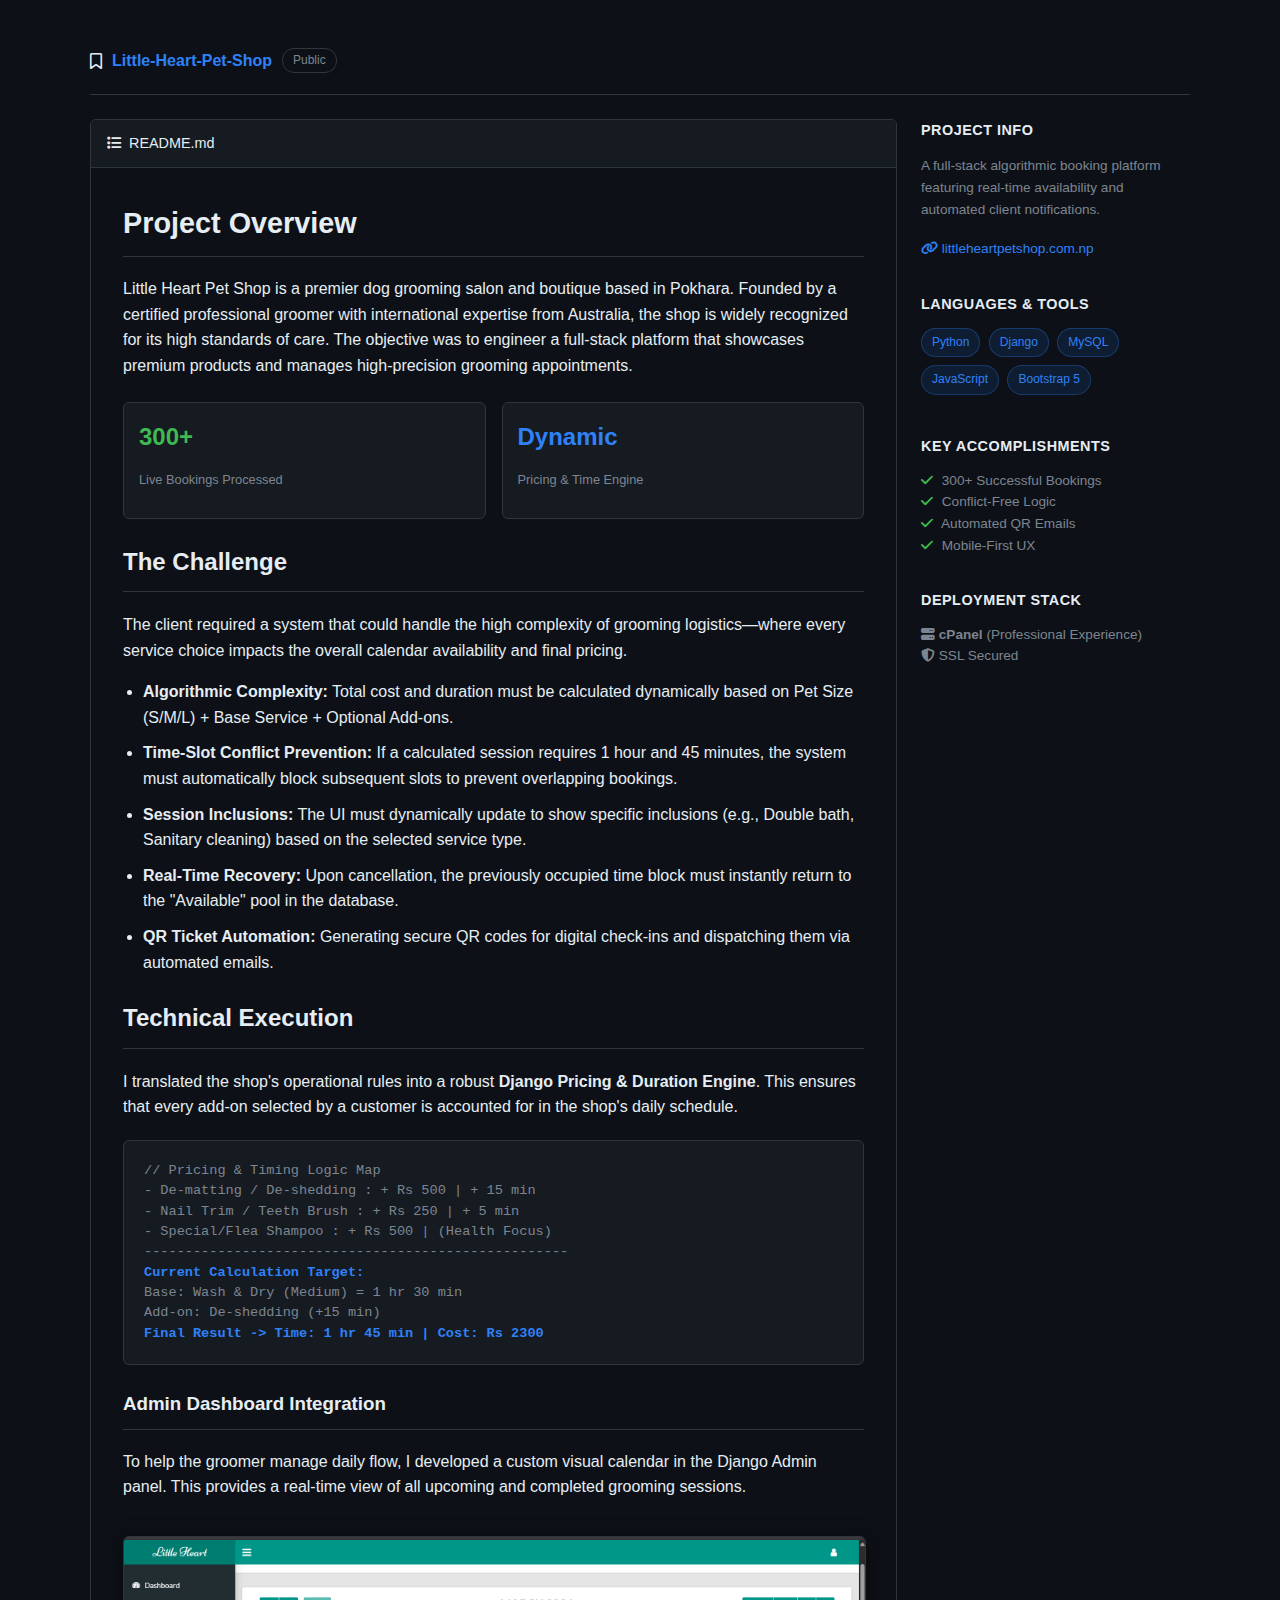
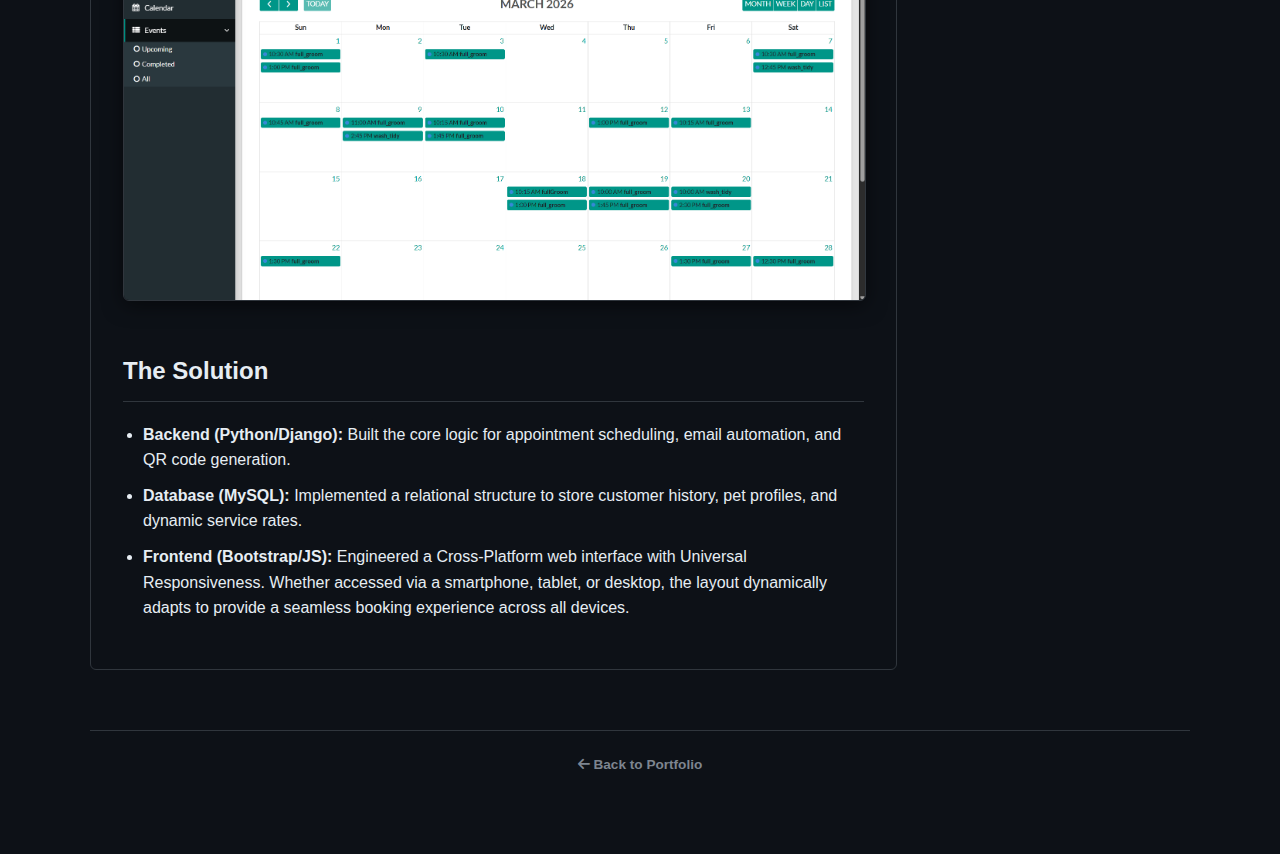
<file: little-heart-case-study.html>
<!DOCTYPE html>
<html lang="en">
<head>
    <meta charset="UTF-8">
    <meta name="viewport" content="width=device-width, initial-scale=1.0">
    <title>Case Study: Little Heart Pet Shop | Biwash Gurung</title>
    <link rel="stylesheet" href="https://cdnjs.cloudflare.com/ajax/libs/font-awesome/6.4.0/css/all.min.css">
    <link rel="icon" type="image/x-icon" href="../Images/Little Heart Pet Shop Logo.png">
    <style>
        :root {
            --bg: #0d1117; --surface: #161b22; --border: #30363d;
            --accent: #2f81f7; --success: #3fb950; --text-main: #e6edf3; --text-sec: #7d8590;
        }
        body { background: var(--bg); color: var(--text-main); font-family: -apple-system, BlinkMacSystemFont, "Segoe UI", sans-serif; line-height: 1.6; padding-bottom: 50px; }
        .container { max-width: 1100px; margin: 0 auto; padding: 20px; }
        
        /* Repo Style Header */
        .repo-header { display: flex; align-items: center; gap: 10px; padding: 20px 0; border-bottom: 1px solid var(--border); margin-bottom: 24px; }
        .badge { border: 1px solid var(--border); padding: 2px 10px; border-radius: 12px; font-size: 0.75rem; color: var(--text-sec); }

        .case-grid { display: grid; grid-template-columns: 3fr 1fr; gap: 24px; }

        /* Main Content Column */
        .readme-box { border: 1px solid var(--border); border-radius: 6px; background: var(--bg); overflow: hidden; }
        .readme-header { padding: 12px 16px; background: var(--surface); border-bottom: 1px solid var(--border); display: flex; align-items: center; gap: 8px; font-size: 0.9rem; }
        .readme-body { padding: 32px; }
        
        h1, h2, h3 { border-bottom: 1px solid var(--border); padding-bottom: 10px; margin-top: 24px; color: var(--text-main); }
        h1 { font-size: 1.8rem; margin-top: 0; }
        
        .stats-grid { display: grid; grid-template-columns: 1fr 1fr; gap: 16px; margin: 24px 0; }
        .stat-item { background: var(--surface); padding: 15px; border-radius: 6px; border: 1px solid var(--border); }
        
        ul { padding-left: 20px; margin-bottom: 16px; }
        li { margin-bottom: 10px; color: var(--text-main); }
        
        .code-block { background: var(--surface); padding: 20px; border-radius: 6px; border: 1px solid var(--border); font-family: 'SFMono-Regular', Consolas, monospace; font-size: 0.85rem; color: var(--text-sec); margin: 20px 0; line-height: 1.5; }
        .highlight { color: var(--accent); font-weight: bold; }

        .dashboard-img { width: 100%; border-radius: 6px; border: 1px solid var(--border); margin: 20px 0; box-shadow: 0 4px 20px rgba(0,0,0,0.5); }

        /* Sidebar Column */
        .side-section { margin-bottom: 32px; }
        .side-title { font-weight: 600; font-size: 0.9rem; margin-bottom: 12px; display: block; color: var(--text-main); text-transform: uppercase; letter-spacing: 0.5px; }
        .tag { display: inline-block; background: #1f6feb22; color: var(--accent); padding: 4px 10px; border-radius: 20px; font-size: 0.75rem; margin: 0 4px 8px 0; border: 1px solid rgba(47, 129, 247, 0.3); }

        @media (max-width: 850px) { .case-grid { grid-template-columns: 1fr; } .readme-body { padding: 20px; } }
    </style>
</head>
<body>
    <div class="container">
        <div class="repo-header">
            <i class="fa-regular fa-bookmark"></i>
            <span style="color: var(--accent); font-weight: 600;">Little-Heart-Pet-Shop</span>
            <span class="badge">Public</span>
        </div>

        <div class="case-grid">
            <main class="readme-box">
                <div class="readme-header">
                    <i class="fa-solid fa-list"></i> README.md
                </div>
                <div class="readme-body">
                    <h1>Project Overview</h1>
                    <p>Little Heart Pet Shop is a premier dog grooming salon and boutique based in Pokhara. Founded by a certified professional groomer with international expertise from Australia, the shop is widely recognized for its high standards of care. The objective was to engineer a full-stack platform that showcases premium products and manages high-precision grooming appointments.</p>

                    <div class="stats-grid">
                        <div class="stat-item">
                            <strong style="color: var(--success); font-size: 1.5rem;">300+</strong>
                            <p style="font-size: 0.8rem; color: var(--text-sec);">Live Bookings Processed</p>
                        </div>
                        <div class="stat-item">
                            <strong style="color: var(--accent); font-size: 1.5rem;">Dynamic</strong>
                            <p style="font-size: 0.8rem; color: var(--text-sec);">Pricing & Time Engine</p>
                        </div>
                    </div>

                    <h2>The Challenge</h2>
                    <p>The client required a system that could handle the high complexity of grooming logistics—where every service choice impacts the overall calendar availability and final pricing.</p>
                    <ul>
                        <li><strong>Algorithmic Complexity:</strong> Total cost and duration must be calculated dynamically based on Pet Size (S/M/L) + Base Service + Optional Add-ons.</li>
                        <li><strong>Time-Slot Conflict Prevention:</strong> If a calculated session requires 1 hour and 45 minutes, the system must automatically block subsequent slots to prevent overlapping bookings.</li>
                        <li><strong>Session Inclusions:</strong> The UI must dynamically update to show specific inclusions (e.g., Double bath, Sanitary cleaning) based on the selected service type.</li>
                        <li><strong>Real-Time Recovery:</strong> Upon cancellation, the previously occupied time block must instantly return to the "Available" pool in the database.</li>
                        <li><strong>QR Ticket Automation:</strong> Generating secure QR codes for digital check-ins and dispatching them via automated emails.</li>
                    </ul>

                    <h2>Technical Execution</h2>
                    <p>I translated the shop's operational rules into a robust <b>Django Pricing & Duration Engine</b>. This ensures that every add-on selected by a customer is accounted for in the shop's daily schedule.</p>

                    <div class="code-block">
                        // Pricing & Timing Logic Map<br>
                        - De-matting / De-shedding : + Rs 500 | + 15 min<br>
                        - Nail Trim / Teeth Brush  : + Rs 250 | + 5 min<br>
                        - Special/Flea Shampoo     : + Rs 500 | (Health Focus)<br>
                        ----------------------------------------------------<br>
                        <span class="highlight">Current Calculation Target:</span><br>
                        Base: Wash & Dry (Medium) = 1 hr 30 min<br>
                        Add-on: De-shedding (+15 min)<br>
                        <span class="highlight">Final Result -> Time: 1 hr 45 min | Cost: Rs 2300</span>
                    </div>

                    <h3>Admin Dashboard Integration</h3>
                    <p>To help the groomer manage daily flow, I developed a custom visual calendar in the Django Admin panel. This provides a real-time view of all upcoming and completed grooming sessions.</p>
                    
                    <img src="Images/littleheartdashboard.png" alt="Little Heart Admin Dashboard" class="dashboard-img">

                    <h2>The Solution</h2>
                    <ul>
                        <li><strong>Backend (Python/Django):</strong> Built the core logic for appointment scheduling, email automation, and QR code generation.</li>
                        <li><strong>Database (MySQL):</strong> Implemented a relational structure to store customer history, pet profiles, and dynamic service rates.</li>
                        <li><strong>Frontend (Bootstrap/JS):</strong> Engineered a Cross-Platform web interface with Universal Responsiveness. Whether accessed via a smartphone, tablet, or desktop, the layout dynamically adapts to provide a seamless booking experience across all devices.</li>
                    </ul>
                </div>
            </main>

            <aside>
                <div class="side-section">
                    <span class="side-title">Project Info</span>
                    <p style="font-size: 0.85rem; color: var(--text-sec);">A full-stack algorithmic booking platform featuring real-time availability and automated client notifications.</p>
                    <div style="margin-top: 15px;">
                        <a href="https://littleheartpetshop.com.np" target="_blank" style="color: var(--accent); text-decoration: none; font-size: 0.85rem;">
                            <i class="fa-solid fa-link"></i> littleheartpetshop.com.np
                        </a>
                    </div>
                </div>

                <div class="side-section">
                    <span class="side-title">Languages & Tools</span>
                    <div>
                        <span class="tag">Python</span>
                        <span class="tag">Django</span>
                        <span class="tag">MySQL</span>
                        <span class="tag">JavaScript</span>
                        <span class="tag">Bootstrap 5</span>
                    </div>
                </div>

                <div class="side-section">
                    <span class="side-title">Key Accomplishments</span>
                    <div style="font-size: 0.85rem; color: var(--text-sec);">
                        <i class="fa-solid fa-check" style="color: var(--success); margin-right: 5px;"></i> 300+ Successful Bookings<br>
                        <i class="fa-solid fa-check" style="color: var(--success); margin-right: 5px;"></i> Conflict-Free Logic<br>
                        <i class="fa-solid fa-check" style="color: var(--success); margin-right: 5px;"></i> Automated QR Emails<br>
                        <i class="fa-solid fa-check" style="color: var(--success); margin-right: 5px;"></i> Mobile-First UX
                    </div>
                </div>

                <div class="side-section">
                    <span class="side-title">Deployment Stack</span>
                    <div style="font-size: 0.85rem; color: var(--text-sec);">
                        <i class="fa-solid fa-server"></i> <b>cPanel</b> (Professional Experience)<br>
                        <i class="fa-solid fa-shield-halved"></i> SSL Secured
                    </div>
                </div>
            </aside>
        </div>
        
        <footer style="margin-top: 60px; text-align: center; border-top: 1px solid var(--border); padding-top: 20px;">
            <a href="tech.html#projects" style="color: var(--text-sec); text-decoration: none; font-size: 0.85rem; font-weight: 600;">
                <i class="fa-solid fa-arrow-left"></i> Back to Portfolio
            </a>
        </footer>
    </div>
</body>
</html>
</file>
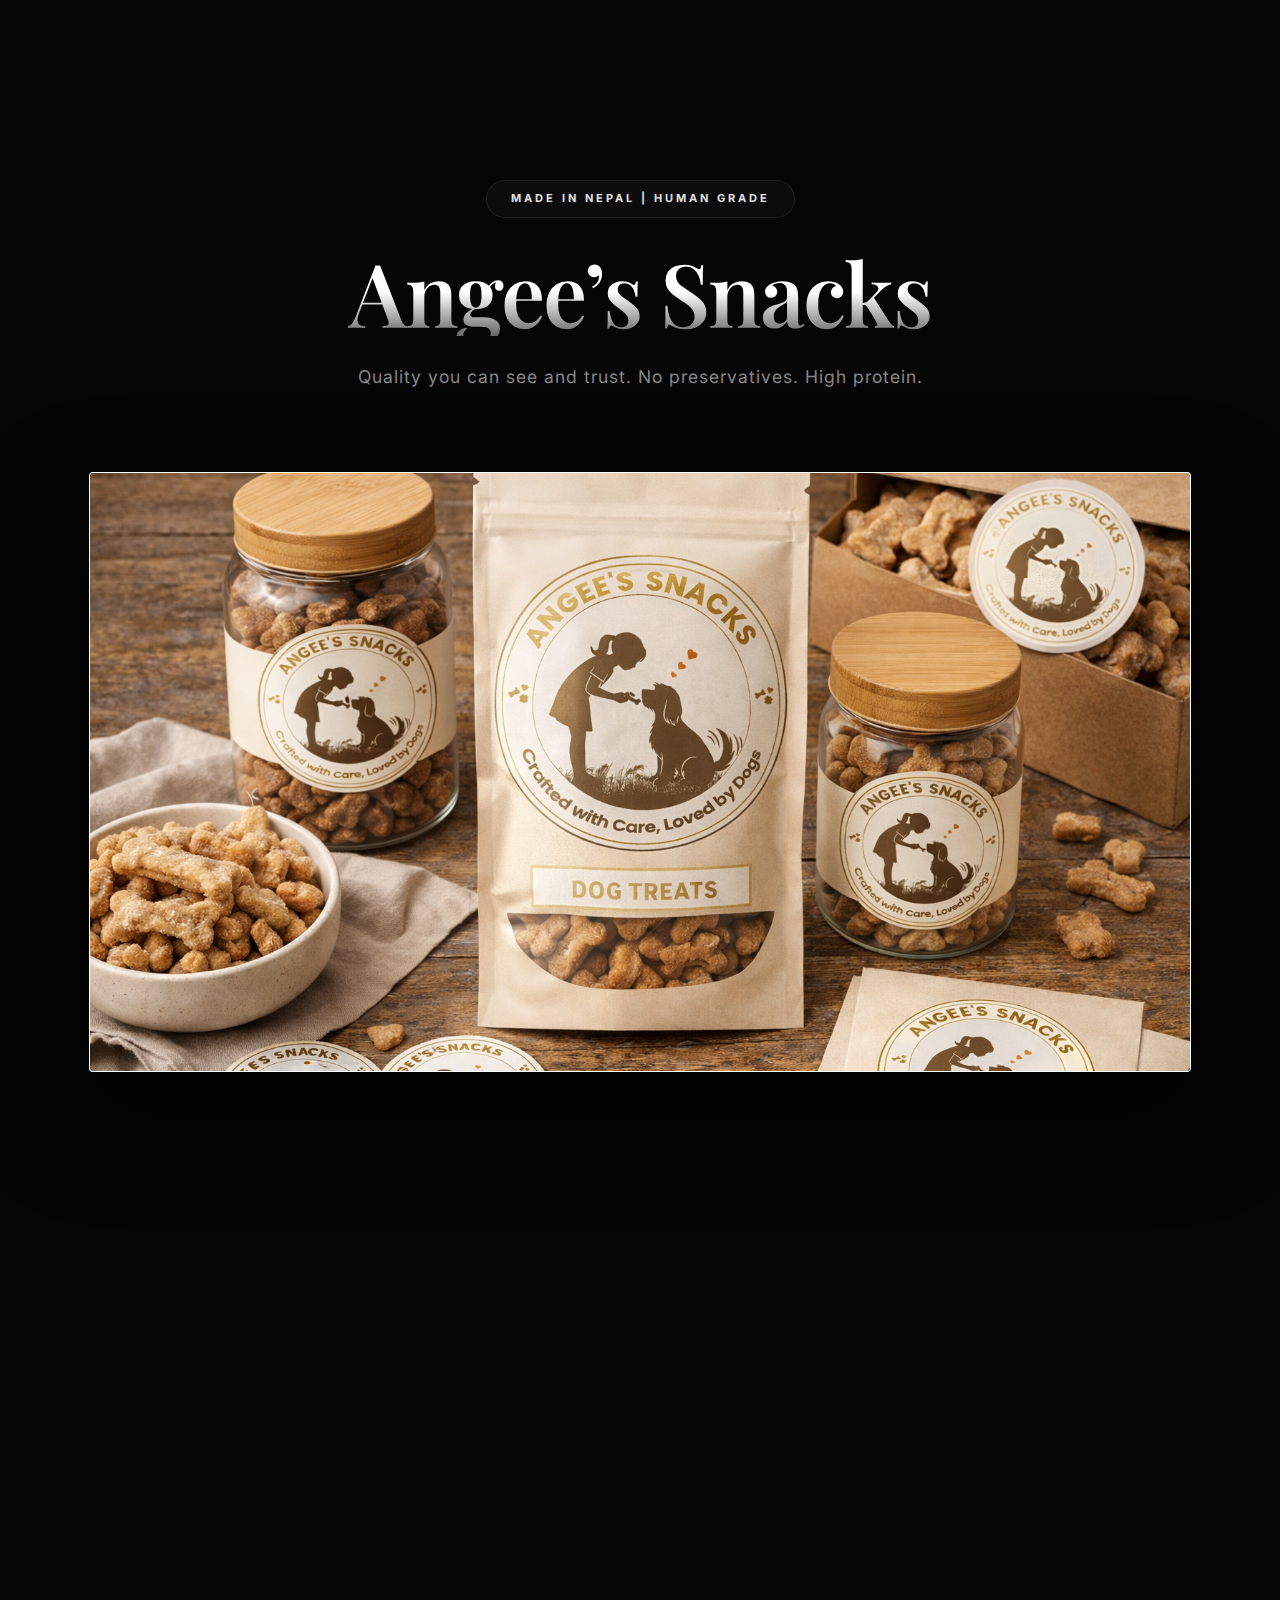
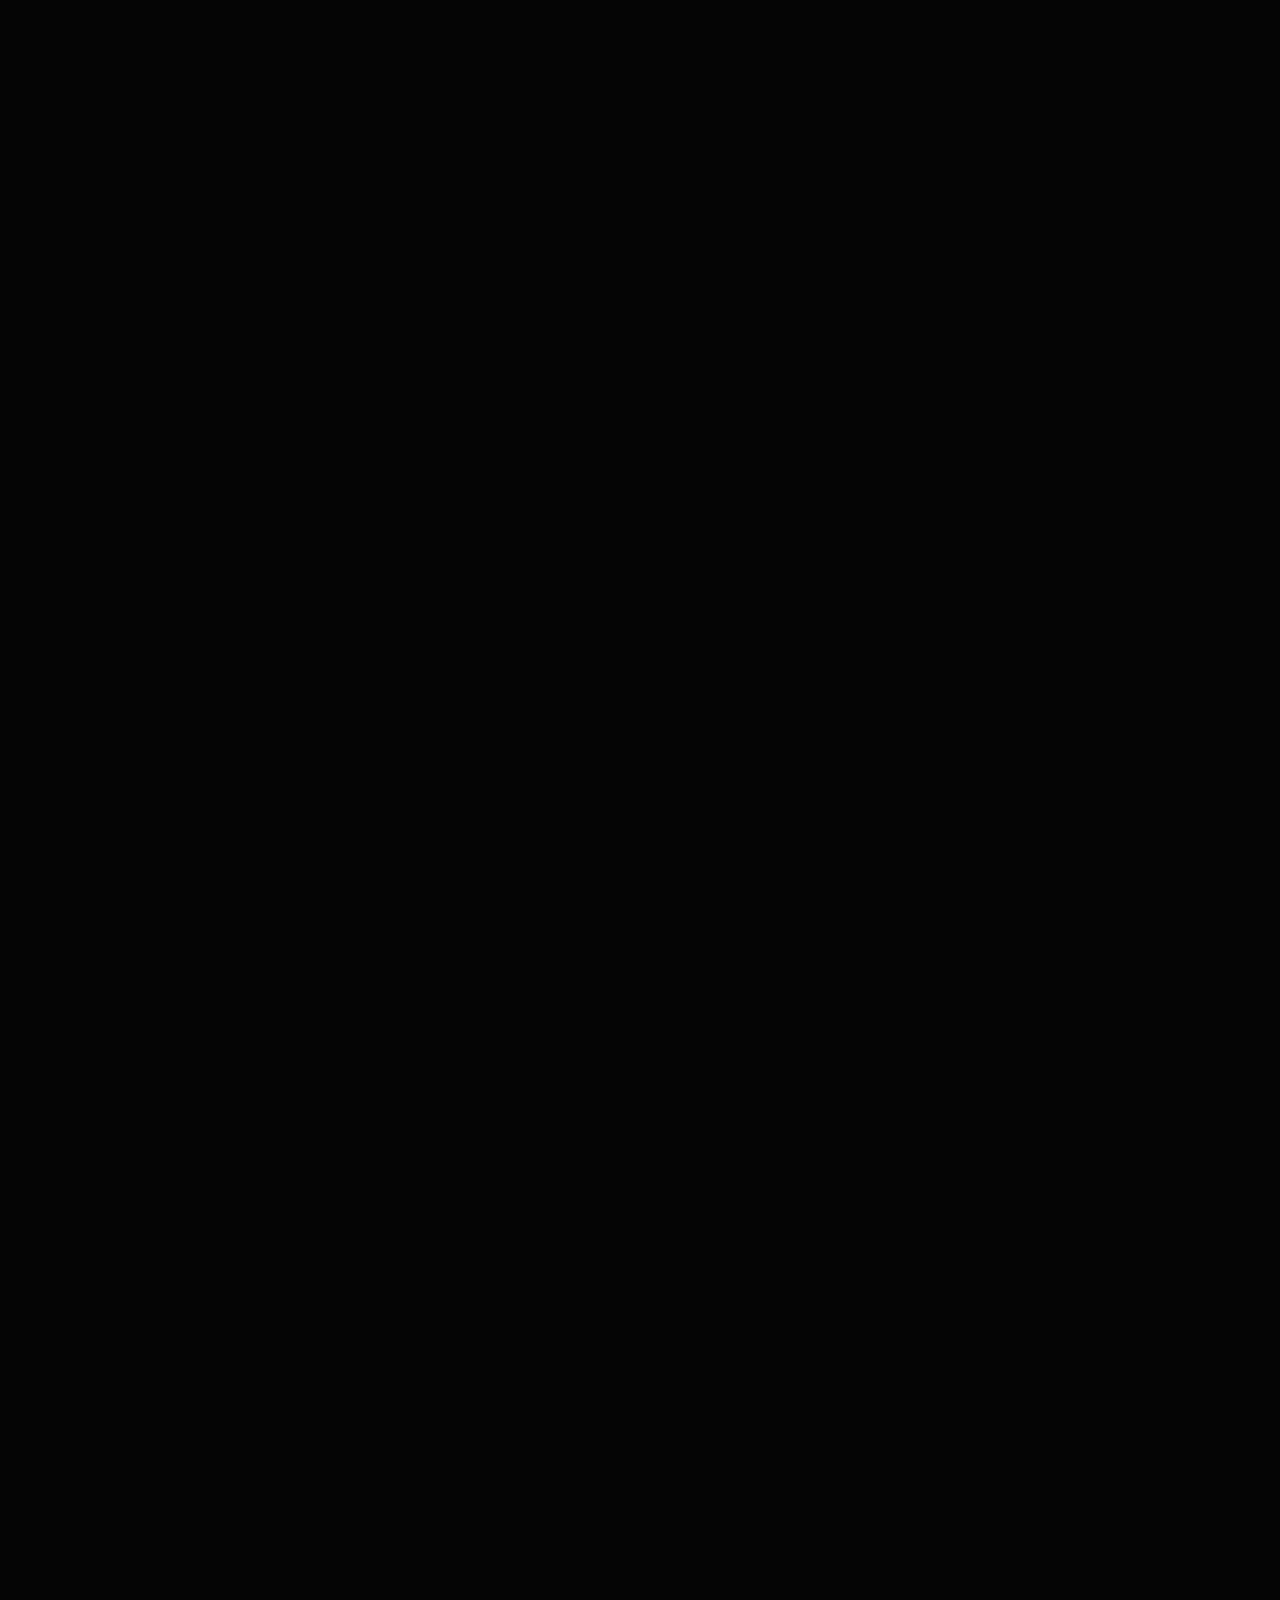
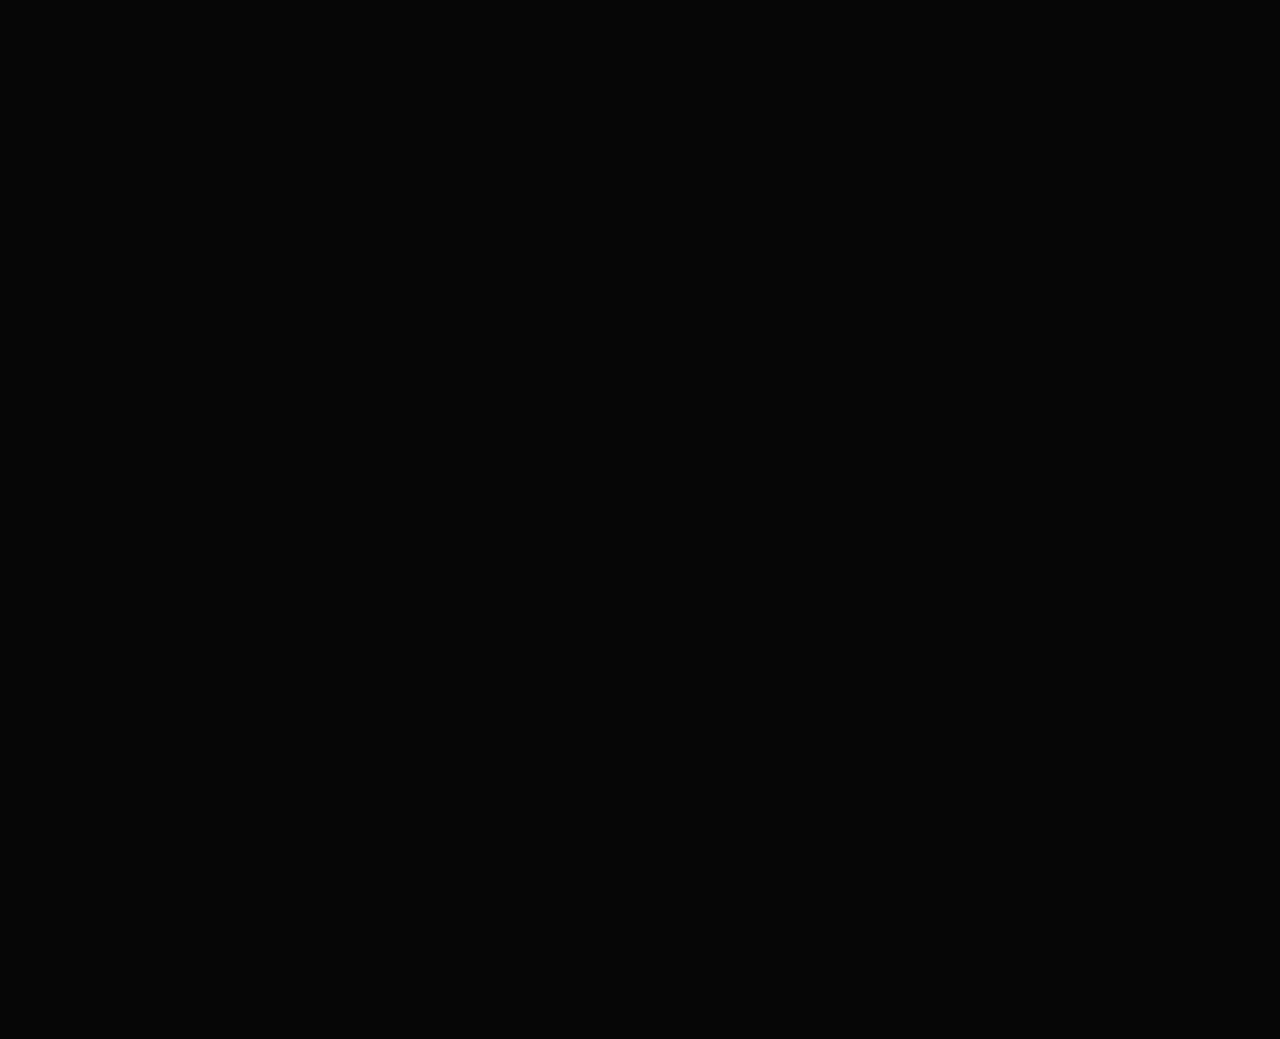
<file: Pages/AngeeSnacksCaseStudy.html>
<!DOCTYPE html>
<html lang="en">
<head>
    <meta charset="UTF-8">
    <meta name="viewport" content="width=device-width, initial-scale=1.0">
    <title>Angee’s Snacks | Premium Nepal Artisan Case Study</title>
    <link rel="shortcut icon" href="../Images/profile.jpg" type="image/x-icon" />
    <link href="https://fonts.googleapis.com/css2?family=Inter:wght@300;400;600;800&family=Playfair+Display:ital,wght@0,600;1,600&display=swap" rel="stylesheet">
    <style>
        :root {
            --bg-color: #050505;
            --card-bg: #0c0c0c;
            --primary-accent: #E63946; /* Heart Red */
            --silver-main: #e0e0e0;
            --silver-dim: #888888;
            --silver-border: rgba(255,255,255,0.08);
            --text-main: #ffffff;
            --transition: all 0.8s cubic-bezier(0.16, 1, 0.3, 1);
        }

        * { box-sizing: border-box; cursor: default; }

        body {
            background-color: var(--bg-color);
            color: var(--text-main);
            font-family: 'Inter', sans-serif;
            margin: 0;
            line-height: 1.8;
            overflow-x: hidden;
        }

        .container { max-width: 1150px; margin: 0 auto; padding: 0 24px; }

        .reveal { opacity: 0; transform: translateY(40px); transition: var(--transition); }
        .reveal.active { opacity: 1; transform: translateY(0); }

        /* Hero Section */
        .hero { padding: 180px 0 100px; text-align: center; }

        .hero-badge {
            border: 1px solid var(--silver-border);
            color: var(--silver-main);
            padding: 8px 24px;
            border-radius: 50px;
            font-size: 11px;
            font-weight: 700;
            text-transform: uppercase;
            letter-spacing: 3px;
            display: inline-block;
            margin-bottom: 30px;
            background: rgba(255,255,255,0.03);
        }

        .hero h1 {
            font-family: 'Playfair Display', serif;
            font-size: clamp(2.5rem, 10vw, 5.5rem);
            font-weight: 600;
            margin: 0;
            letter-spacing: -2px;
            line-height: 1;
            background: linear-gradient(to bottom, #ffffff 50%, #666 100%);
            -webkit-background-clip: text;
            -webkit-text-fill-color: transparent;
        }

        .hero-image {
            width: 100%;
            height: 600px;
            background: #ffffff; /* Contrast for the logo */
            border-radius: 4px;
            margin-top: 80px;
            border: 1px solid var(--silver-border);
            overflow: hidden;
            display: flex;
            align-items: center;
            justify-content: center;
            box-shadow: 0 40px 100px rgba(0,0,0,0.5);
        }

        /* Section Styling */
        .section { padding: 140px 0; border-bottom: 1px solid #111; }

        .section-title {
            font-size: 2.2rem;
            color: var(--silver-main);
            margin-bottom: 40px;
            letter-spacing: -1px;
            font-weight: 800;
        }

        .grid-2 {
            display: grid;
            grid-template-columns: 1fr 1fr;
            gap: 40px;
            align-items: stretch;
        }

        /* High-End Card Styling */
        .spec-card {
            background: linear-gradient(145deg, #0f0f0f 0%, #050505 100%);
            padding: 60px;
            border: 1px solid var(--silver-border);
            position: relative;
            overflow: hidden;
            transition: var(--transition);
            border-radius: 4px;
        }

        .spec-card:hover {
            border-color: rgba(230, 57, 70, 0.4);
            transform: translateY(-8px);
            background: linear-gradient(145deg, #121212 0%, #080808 100%);
        }

        .spec-card::before {
            content: "";
            position: absolute;
            top: 0;
            left: 0;
            width: 40px;
            height: 2px;
            background: var(--primary-accent);
        }

        .card-number {
            text-transform: uppercase;
            font-size: 0.7rem;
            letter-spacing: 3px;
            color: var(--primary-accent);
            margin-bottom: 15px;
            font-weight: 800;
            display: block;
        }

        /* Mockup Grid */
        .excellence-grid {
            display: grid;
            grid-template-columns: 1.5fr 1fr;
            grid-template-rows: repeat(2, 300px);
            gap: 20px;
        }

        .mockup-item {
            position: relative;
            background: #0d0d0d;
            border: 1px solid var(--silver-border);
            overflow: hidden;
        }

        .mockup-item.featured { grid-row: span 2; }

        .mockup-item img {
            width: 100%;
            height: 100%;
            object-fit: cover;
            opacity: 0.6;
            transition: 1.5s cubic-bezier(0.16, 1, 0.3, 1);
        }

        .mockup-item:hover img { opacity: 1; transform: scale(1.05); }

        .mockup-overlay {
            position: absolute;
            inset: 0;
            display: flex;
            flex-direction: column;
            justify-content: flex-end;
            padding: 30px;
            background: linear-gradient(to top, rgba(0,0,0,0.9), transparent);
            opacity: 0;
            transition: 0.5s;
        }

        .mockup-item:hover .mockup-overlay { opacity: 1; }

        /* Impact Section */
        .impact-section { text-align: center; padding: 160px 0; }

        @media (max-width: 800px) {
            .grid-2, .excellence-grid { grid-template-columns: 1fr; }
            .hero-image { height: 350px; }
            .excellence-grid { grid-template-rows: auto; }
            .mockup-item { height: 300px; }
        }
    </style>
</head>
<body>

<div class="container">
    <header class="hero">
        <div class="hero-badge reveal">Made in Nepal | Human Grade</div>
        <h1 class="reveal">Angee’s Snacks</h1>
        <p class="reveal" style="color: var(--silver-dim); margin-top: 25px; font-size: 1.1rem; letter-spacing: 1px;">Quality you can see and trust. No preservatives. High protein.</p>
        
        <div class="hero-image reveal">
            <img src="../Images/AngeeSnacksHero.png" alt="Angee's Snacks Logo" style="max-width: 1100px; width: 100%; height: auto; object-fit: fit;">
        </div>
    </header>

    <section class="section reveal">
        <div class="grid-2">
            <div style="display: flex; flex-direction: column; justify-content: center;">
                <h2 class="section-title">The Strategic Brief</h2>
                <p style="color: var(--silver-dim); font-size: 1.1rem;">Angee’s Snacks is a pioneering artisan brand from <strong>Nepal</strong>. The mission was to create a visual identity that reflects the purity of 100% human-grade ingredients while establishing an emotional connection between the pet and the owner.</p>
                <div style="margin-top: 20px;">
                    <span class="hero-badge" style="border-color: var(--primary-accent); color: #fff;">Premium Artisan</span>
                    <span class="hero-badge">Himalayan Sourced</span>
                </div>
            </div>
            
            <div class="spec-card">
                <span class="card-number">01. Local Excellence</span>
                <h3 style="font-family: 'Playfair Display'; font-size: 1.8rem; margin: 10px 0 20px;">Nepal-Born Integrity</h3>
                <p style="color: var(--silver-dim); font-size: 0.95rem;">By sourcing all proteins locally within Nepal, the brand ensures a sustainable, ethical, and ultra-fresh supply chain. This local focus is the heartbeat of the brand's "Trust" promise.</p>
            </div>
        </div>
    </section>

    <section class="section reveal">
        <div class="hero-badge">Execution</div>
        <h2 class="section-title">Brand Presence</h2>
        <div class="excellence-grid">
            <div class="mockup-item featured">
                <img src="../Images/AngeeSnacks_ProductDesign - SweetPotato.jpg" alt="Angee's Snacks Sweet Potato Packaging">
                <div class="mockup-overlay">
                    <h4 style="margin:0;">Product Packaging</h4>
                    <p style="font-size: 0.8rem; color: var(--primary-accent);">Artisan Dehydrated Series</p>
                </div>
            </div>
            <div class="mockup-item">
                <img src="../Images/AngeeeSocials.jpg" alt="Social Media">
                <div class="mockup-overlay">
                    <h4 style="margin:0;">Lifestyle Content</h4>
                </div>
            </div>
            <div class="mockup-item">
                <img src="../Images/AngeeeDigital.png" alt="E-commerce">
                <div class="mockup-overlay">
                    <h4 style="margin:0;">Digital Storefront</h4>
                </div>
            </div>
        </div>
    </section>

    <section class="section reveal">
        <div class="grid-2">
            <div class="spec-card">
                <span class="card-number">02. Visual Anatomy</span>
                <p style="color: var(--silver-main); margin-bottom: 15px;"><strong>The Silhouette:</strong> The child and dog mark represents the ultimate safety standard. If it is safe for the child to handle, it is the best for the pet.</p>
                <p style="color: var(--silver-dim);"><strong>The Seal:</strong> The circular badge serves as an official guarantee of artisanal quality, handcrafted in small batches.</p>
            </div>

            <div class="spec-card">
                <span class="card-number">03. Nutritional Integrity</span>
                <div style="display: flex; align-items: baseline; gap: 10px; margin-bottom: 10px;">
                    <span style="font-size: 3.5rem; font-weight: 800; color: #fff; line-height: 1;">0%</span>
                    <span style="text-transform: uppercase; font-size: 0.8rem; letter-spacing: 2px; color: var(--primary-accent); font-weight: 800;">Chemicals</span>
                </div>
                <p style="color: var(--silver-dim);">Our dehydration process uses low-heat technology to lock in protein without the need for artificial salts or preservatives found in commercial kibble.</p>
            </div>
        </div>
    </section>

    <section class="impact-section reveal">
        <h2 class="section-title">The Horizon</h2>
        <p style="color: var(--silver-dim); max-width: 700px; margin: 0 auto 40px;">Angee’s Snacks has successfully redefined the pet treat category in Nepal, offering a transparent alternative to feed-grade products.</p>
        
        <div style="display: flex; justify-content: center; gap: 15px; flex-wrap: wrap;">
            <div class="hero-badge" style="border-color: var(--silver-border);">Origin: Nepal</div>
            <div class="hero-badge" style="border-color: var(--primary-accent); color: #fff; background: rgba(230, 57, 70, 0.2);">Status: Active Market Rollout</div>
            <div class="hero-badge" style="border-color: var(--silver-border);">Operational Launch: 2025</div>
        </div>
    </section>
</div>

<script>
    function reveal() {
        var reveals = document.querySelectorAll(".reveal");
        for (var i = 0; i < reveals.length; i++) {
            var windowHeight = window.innerHeight;
            var elementTop = reveals[i].getBoundingClientRect().top;
            if (elementTop < windowHeight - 100) {
                reveals[i].classList.add("active");
            }
        }
    }
    window.addEventListener("scroll", reveal);
    reveal();
</script>

</body>
</html>
</file>
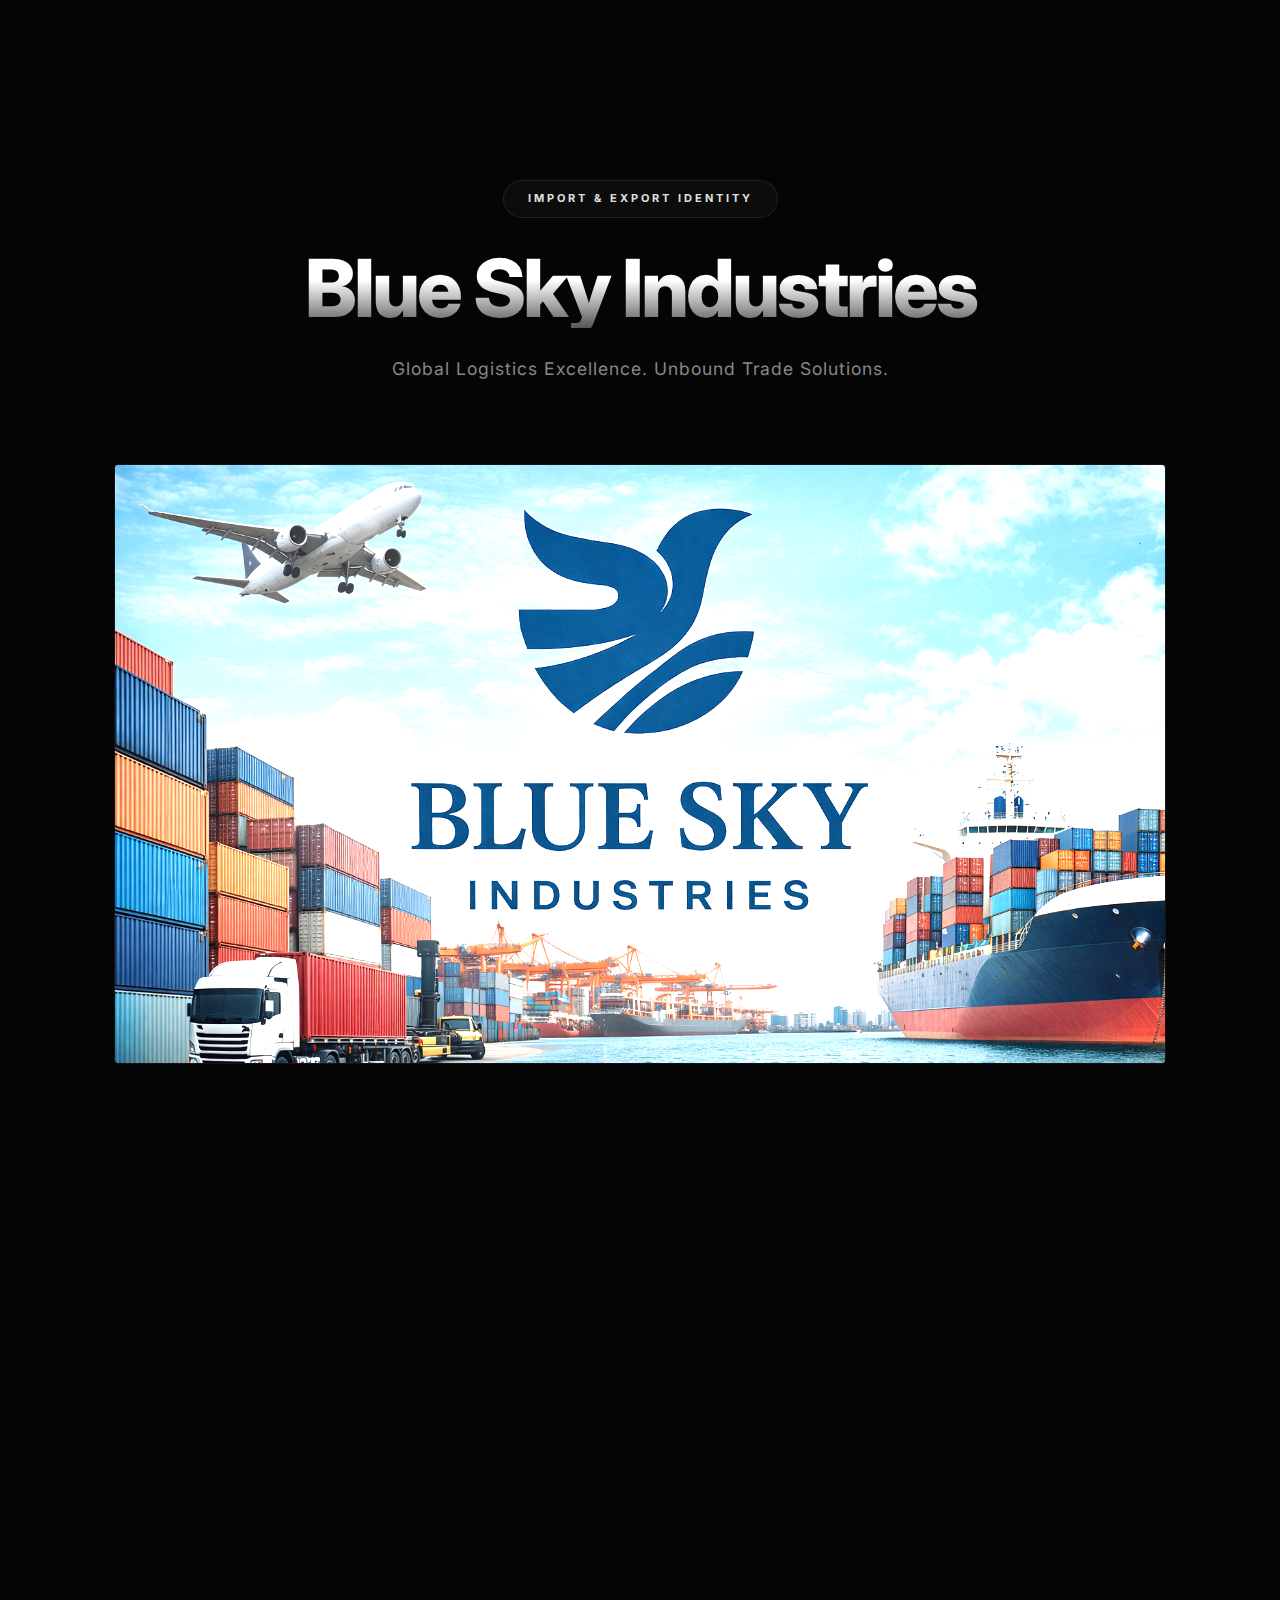
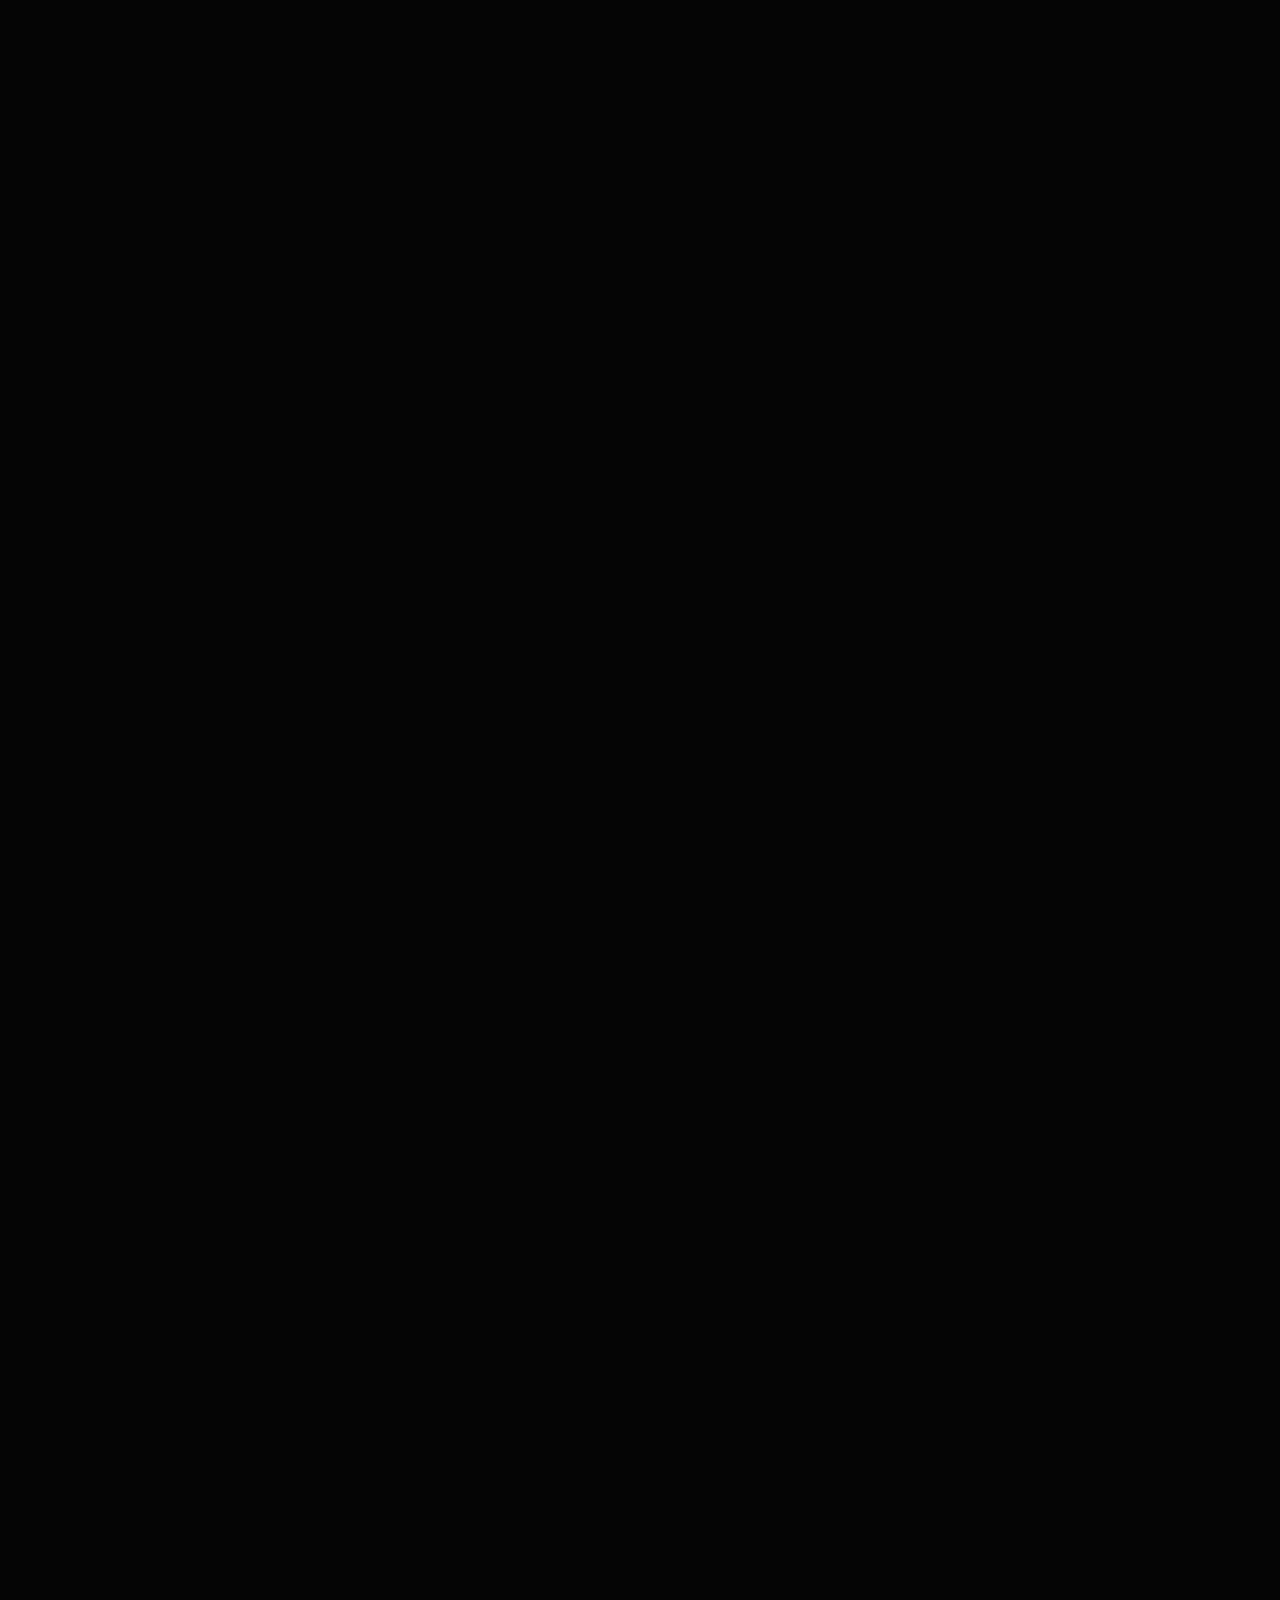
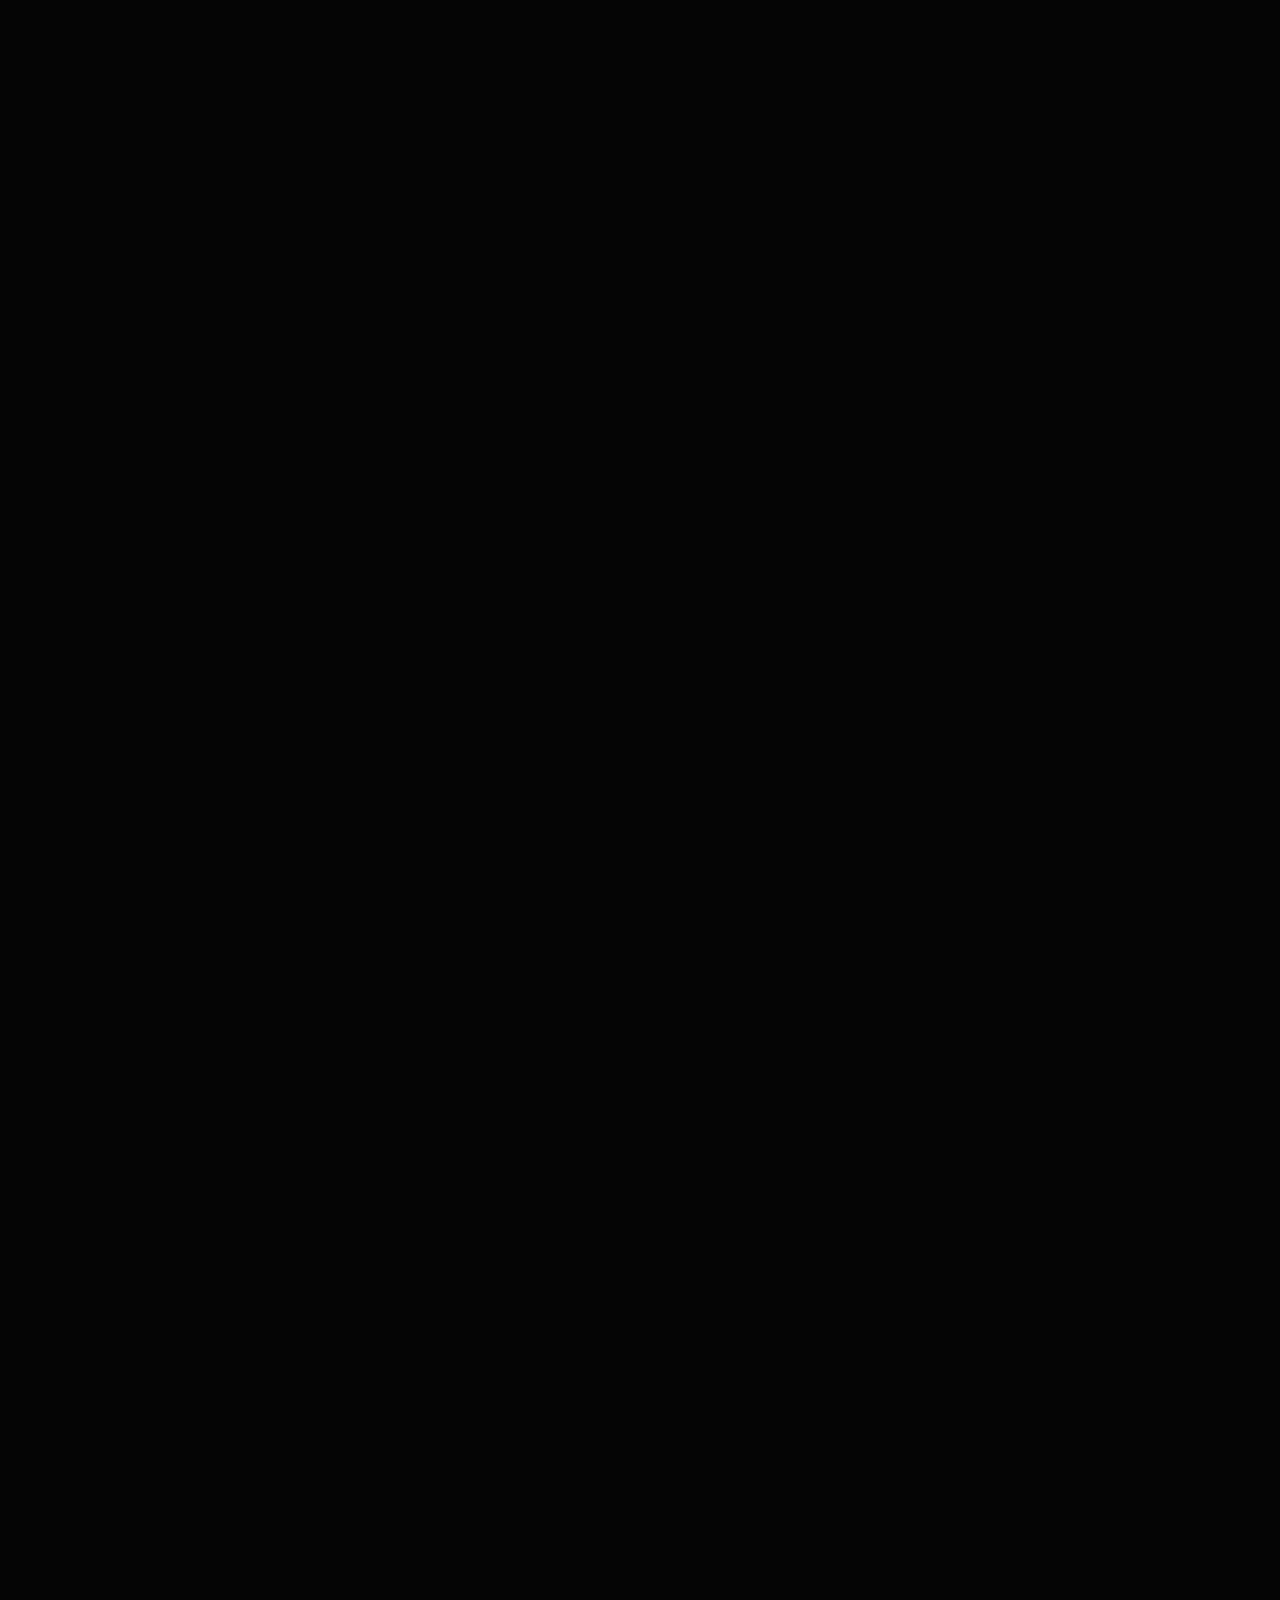
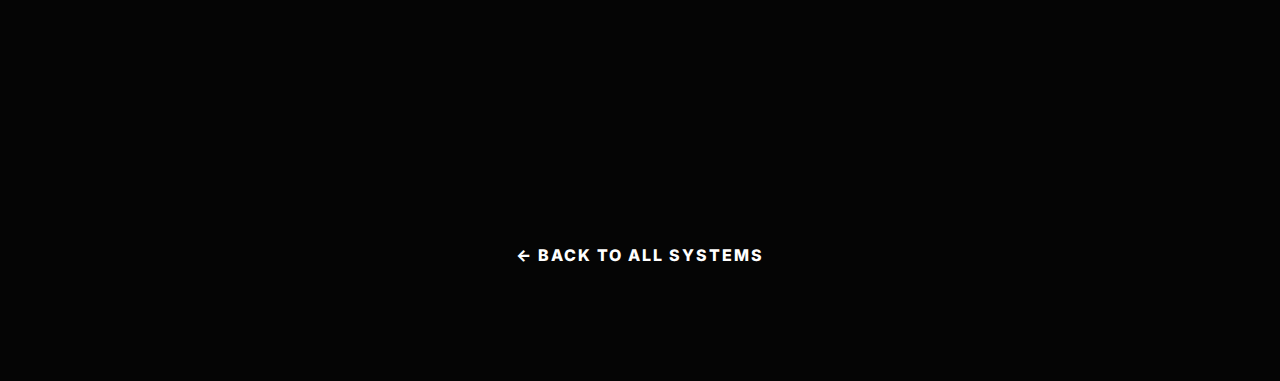
<file: Pages/BlueSkyIndustriesCaseStudy.html>
<!DOCTYPE html>
<html lang="en">
<head>
    <meta charset="UTF-8">
    <meta name="viewport" content="width=device-width, initial-scale=1.0">
    <title>Blue Sky Industries | Brand Identity Case Study</title>
    <link rel="shortcut icon" href="../Images/profile.jpg" type="image/x-icon" />

    <link href="https://fonts.googleapis.com/css2?family=Inter:wght@300;400;600;800&family=Playfair+Display:wght@600&display=swap" rel="stylesheet">
    <style>
        :root {
            --bg-color: #050505;
            --card-bg: #0c0c0c;
            /* Blue Sky Palette */
            --primary-blue: #00458B; 
            --silver-main: #e0e0e0;
            --silver-dim: #888888;
            --silver-border: rgba(255,255,255,0.08);
            --text-main: #ffffff;
            --transition: all 0.8s cubic-bezier(0.16, 1, 0.3, 1);
        }

        * { box-sizing: border-box; cursor: default; }

        body {
            background-color: var(--bg-color);
            color: var(--text-main);
            font-family: 'Inter', sans-serif;
            margin: 0;
            line-height: 1.8;
            overflow-x: hidden;
        }

        .container {
            max-width: 1100px;
            margin: 0 auto;
            padding: 0 24px;
        }

        .reveal {
            opacity: 0;
            transform: translateY(40px);
            transition: var(--transition);
        }

        .reveal.active {
            opacity: 1;
            transform: translateY(0);
        }

        /* Hero Section */
        .hero {
            padding: 180px 0 100px;
            text-align: center;
        }

        .hero-badge {
            border: 1px solid var(--silver-border);
            color: var(--silver-main);
            padding: 8px 24px;
            border-radius: 50px;
            font-size: 11px;
            font-weight: 700;
            text-transform: uppercase;
            letter-spacing: 3px;
            display: inline-block;
            margin-bottom: 30px;
            background: rgba(255,255,255,0.03);
        }

        .hero h1 {
            font-size: clamp(2.5rem, 10vw, 5rem);
            font-weight: 800;
            margin: 0;
            letter-spacing: -3px;
            line-height: 1;
            background: linear-gradient(to bottom, #ffffff 40%, #555 100%);
            -webkit-background-clip: text;
            -webkit-text-fill-color: transparent;
        }

        .hero-image {
            width: 100%;
            height: 600px;
            background: #000;
            border-radius: 4px;
            margin-top: 80px;
            border: 1px solid var(--silver-border);
            overflow: hidden;
            display: flex;
            align-items: center;
            justify-content: center;
        }

        /* Section Styling */
        .section {
            padding: 140px 0;
            border-bottom: 1px solid #111;
        }

        .section-title {
            font-size: 2.2rem;
            color: var(--silver-main);
            margin-bottom: 40px;
            letter-spacing: -1px;
            font-weight: 800;
        }

        .grid-2 {
            display: grid;
            grid-template-columns: 1fr 1fr;
            gap: 80px;
            align-items: center;
         
        }

        .img-box {
            background: #080808;
            border: 1px solid var(--silver-border);
         
            display: flex;
            align-items: center;
            justify-content: center;
        }

        /* Specs/Details */
        .spec-card {
            background: var(--card-bg);
            padding: 60px;
            border: 1px solid var(--silver-border);
            height: 100%;
        }

        .color-palette {
            display: flex;
            gap: 15px;
            margin: 20px 0;
        }

        .color-swatch {
            width: 60px;
            height: 60px;
            border-radius: 4px;
            border: 1px solid rgba(255,255,255,0.1);
        }

        /* Asymmetrical Grid for Mockups */
        .excellence-grid {
            display: grid;
            grid-template-columns: 1.5fr 1fr;
            grid-template-rows: repeat(2, 250px);
            gap: 20px;
        }

        .mockup-item {
            position: relative;
            background: #0d0d0d;
            border: 1px solid var(--silver-border);
            overflow: hidden;
        }

        .mockup-item.featured { grid-row: span 2; }

        .mockup-item img {
            width: 100%;
            height: 100%;
            object-fit: cover;
            opacity: 0.6;
            transition: 1.5s cubic-bezier(0.16, 1, 0.3, 1);
        }

        .mockup-item:hover img { opacity: 1; transform: scale(1.05); }

        .mockup-overlay {
            position: absolute;
            inset: 0;
            display: flex;
            flex-direction: column;
            justify-content: flex-end;
            padding: 30px;
            background: linear-gradient(to top, rgba(0,0,0,0.8), transparent);
            opacity: 0;
            transition: 0.5s;
        }

        .mockup-item:hover .mockup-overlay { opacity: 1; }

        /* Footer */
        .impact-section {
            text-align: center;
            padding: 160px 0;
        }

        @media (max-width: 800px) {
            .grid-2, .excellence-grid { grid-template-columns: 1fr; }
            .hero-image { height: 350px; }
        }
    </style>
</head>
<body>

<div class="container">
    <header class="hero">
        <div class="hero-badge reveal">Import & Export Identity</div>
        <h1 class="reveal">Blue Sky Industries</h1>
        <p class="reveal" style="color: var(--silver-dim); margin-top: 25px; font-size: 1.1rem; letter-spacing: 1px;">Global Logistics Excellence. Unbound Trade Solutions.</p>
        
        <div class="hero-image reveal">
            <img src="../Images/BlueSkyIndustries_Hero.png" alt="Blue Sky Industries Logo" style="width: 100%; height: auto; filter: brightness(1.2);">
        </div>
    </header>

    <section class="section reveal">
        <div class="grid-2">
            <div>
                <h2 class="section-title">The Strategic Brief</h2>
                <p style="color: var(--silver-dim);">As a leading import-export firm, Blue Sky Industries needed a visual anchor that conveyed <strong>global movement and unwavering trust</strong>. The goal was to synthesize the vastness of maritime shipping with the speed of air logistics into a single, iconic mark.</p>
            </div>
            <div class="img-box">
             
                <img src="../Images/BlueskyStrategicBrief.png" alt="Logo Detail" style="width: 100%;">

            </div>
        </div>
    </section>

    <section class="section reveal">
        <h2 class="section-title">Visual Anatomy</h2>
        <div class="grid-2">
            <div class="img-box" style="background: #fff; border: none;">
                <img src="../Images/Blue_Sky_industry_Logo.png" alt="Logo Detail" style="width: 100%;">
            </div>
            <div style="padding-left: 20px;">
                <div style="margin-bottom: 40px;">
                    <h4 style="color: var(--primary-blue); text-transform: uppercase; font-size: 0.8rem; letter-spacing: 2px;">01. The Ascending Bird</h4>
                    <p style="color: var(--silver-dim); font-size: 0.95rem;">A symbol of air freight, freedom, and the high-level vision required to navigate global markets.</p>
                </div>
                <div>
                    <h4 style="color: var(--primary-blue); text-transform: uppercase; font-size: 0.8rem; letter-spacing: 2px;">02. The Maritime Horizon</h4>
                    <p style="color: var(--silver-dim); font-size: 0.95rem;">The curved base and rhythmic lines represent waves and the stable hull of a ship, anchoring the brand in sea-trade heritage.</p>
                </div>
            </div>
        </div>
    </section>

    <section class="section reveal">
        <div class="grid-2">
            <div class="spec-card">
                <div class="hero-badge" style="margin-bottom: 20px;">Typography</div>
                <h3 style="font-family: 'Playfair Display', serif; font-size: 2.2rem; margin: 0;">Blue Sky</h3>
                <h3 style="font-family: 'Inter', sans-serif; font-weight: 800; text-transform: uppercase; letter-spacing: 4px; font-size: 1.2rem; color: var(--primary-blue);">Industries</h3>
                <p style="color: var(--silver-dim); margin-top: 20px;">A High-Contrast Serif conveys authority and legacy, while the Wide Sans-Serif represents industrial strength.</p>
            </div>
            <div class="spec-card">
                <div class="hero-badge" style="margin-bottom: 20px;">Color Strategy</div>
                <div class="color-palette">
                    <div class="color-swatch" style="background: #00458B;"></div>
                    <div class="color-swatch" style="background: #fdfdfd;"></div>
                    <div class="color-swatch" style="background: #888;"></div>
                </div>
                <p style="color: #fff; margin: 0;">Deep Maritime Blue</p>
                <p style="color: var(--silver-dim); font-size: 0.9rem;">Psychologically chosen to evoke stability, professionalism, and global connectivity.</p>
            </div>
        </div>
    </section>

    <section class="section reveal">
        <div class="hero-badge">Application</div>
        <h2 class="section-title">Global Presence</h2>
        <div class="excellence-grid">
            <div class="mockup-item featured">
                <div style="height:100%; background: #111; display: flex; align-items: center; justify-content: center; color: #333; font-weight: 800;">
                    <image src="../Images/BlueSkyIndustries_Logo.png" alt="Container Mockup" >
                </div>
                <div class="mockup-overlay">
                    <h4 style="margin:0;">Logistics Branding</h4>
                    <p style="font-size: 0.8rem; color: var(--primary-blue);">Industrial Scale</p>
                </div>
            </div>
            <div class="mockup-item">
                <div style="height:100%; background: #1a1a1a; display: flex; align-items: center; justify-content: center; color: #333;">
                    <image src="../Images/BlueSkyIndustries_Corporate Stationery.png" alt="Stationery Mockup" style="width: 100%; height: auto; object-fit: fill;" >
                </div>
                <div class="mockup-overlay">
                    <h4 style="margin:0;">Corporate Stationery</h4>
                </div>
            </div>
            <div class="mockup-item">
                <div style="height:100%; background: #080808; display: flex; align-items: center; justify-content: center; color: #333;">
                    <image src="../Images/Blue_Sky_Industries_Website_Mockup_2.png" alt="Website Mockup" >
                </div>
                <div class="mockup-overlay">
                    <h4 style="margin:0;">Digital Dashboard</h4>
                </div>
            </div>
        </div>
    </section>

    <section class="impact-section reveal">
        <h2 class="section-title">The Horizon</h2>
        <p style="color: var(--silver-dim); max-width: 700px; margin: 0 auto 40px;">The Blue Sky Industries identity now stands as a beacon of reliability in the import-export sector, providing a unified voice for their global operations.</p>
        <div class="hero-badge" style="border-color: var(--primary-blue); color: #fff;">Market Presence: International Trade</div
    </section>
</div>
<div style="margin-top: -100px; margin-bottom: 80px; text-align: center; position: relative; z-index: 10;">
    <a href="../index.html#projects" style="color: var(--accent); text-decoration: none; font-weight: 800; letter-spacing: 2px; cursor: pointer;">← BACK TO ALL SYSTEMS</a>
</div>
<script>
    function reveal() {
        var reveals = document.querySelectorAll(".reveal");
        for (var i = 0; i < reveals.length; i++) {
            var windowHeight = window.innerHeight;
            var elementTop = reveals[i].getBoundingClientRect().top;
            var elementVisible = 100;
            if (elementTop < windowHeight - elementVisible) {
                reveals[i].classList.add("active");
            }
        }
    }
    window.addEventListener("scroll", reveal);
    reveal();
</script>

</body>
</html>
</file>
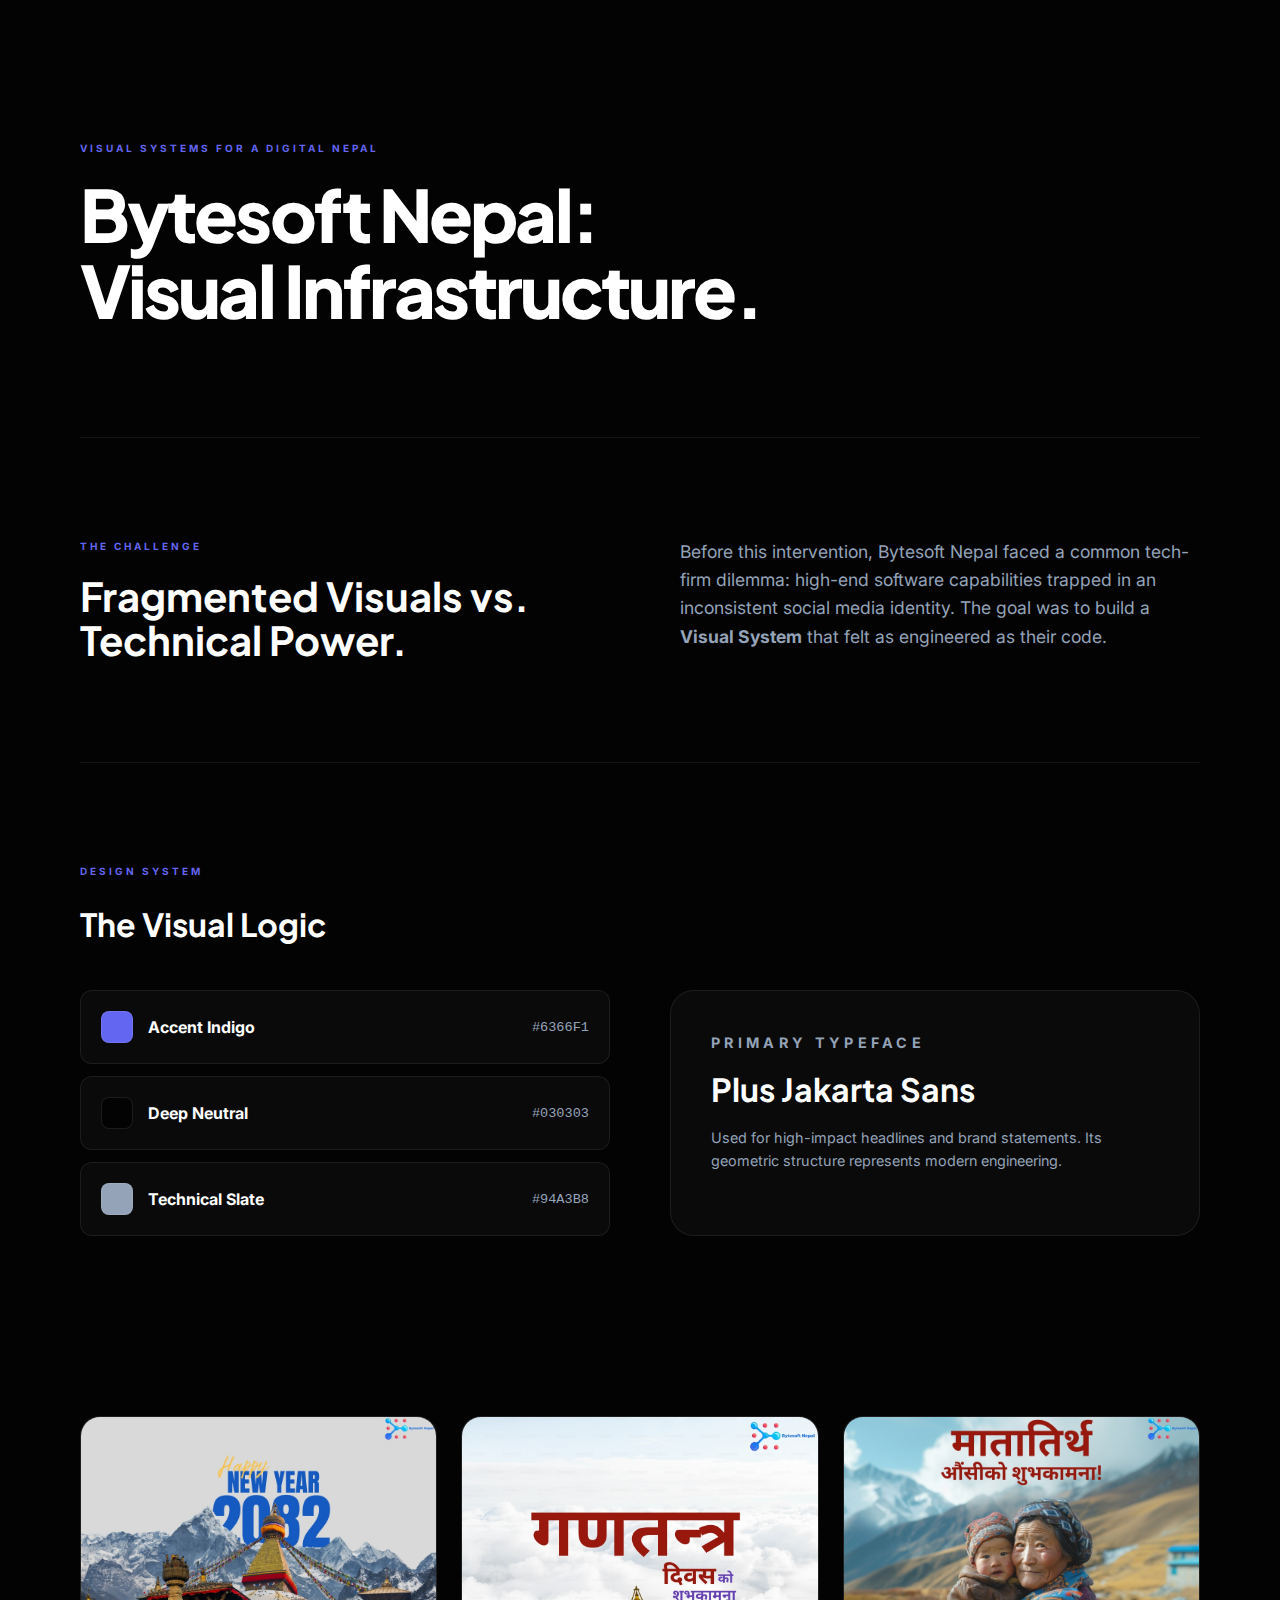
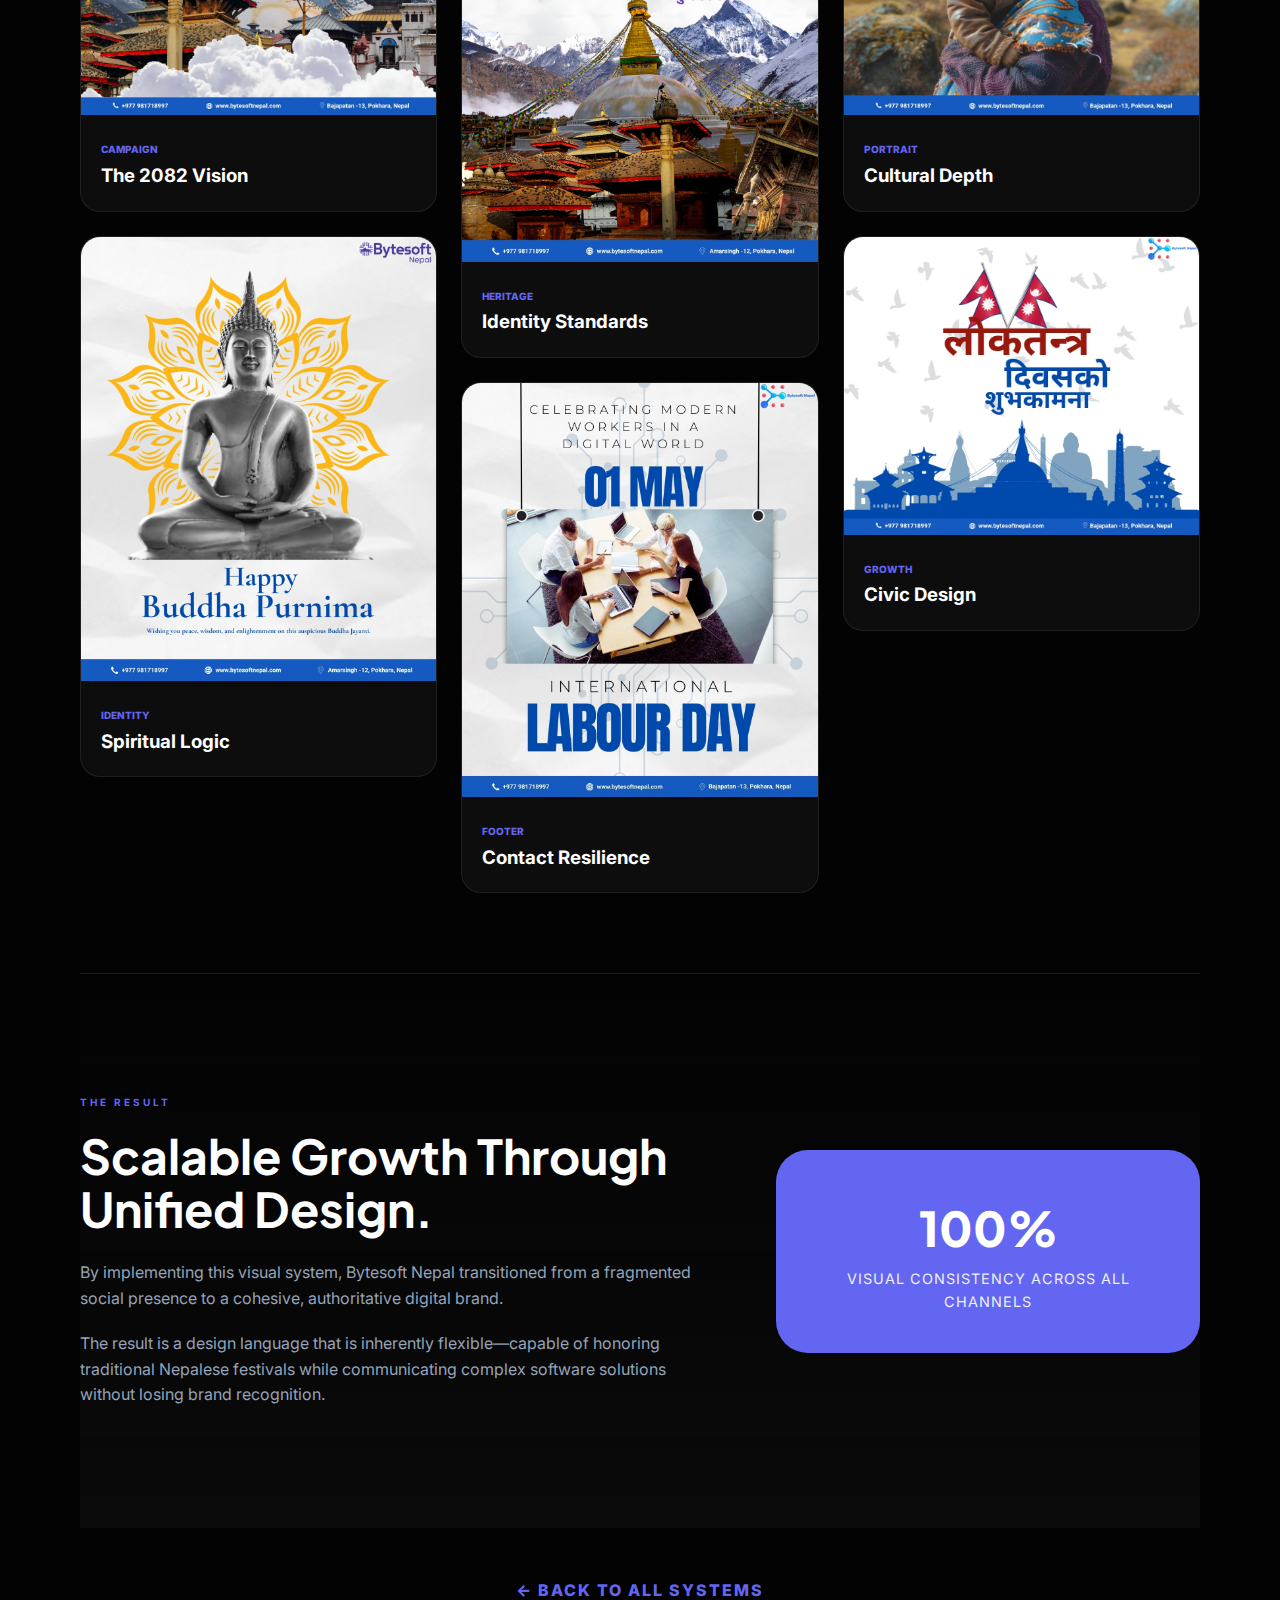
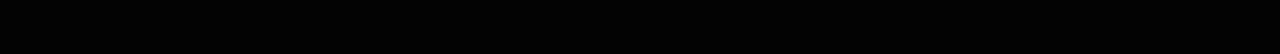
<file: Pages/BytesoftNepalSocialsCaseStudy.html>
<!DOCTYPE html>
<html lang="en">
<head>
    <meta charset="UTF-8">
    <meta name="viewport" content="width=device-width, initial-scale=1.0">
    <title>Bytesoft Nepal | Strategic Visual System</title>
    <link rel="shortcut icon" href="../Images/profile.jpg" type="image/x-icon" />

    
    <link href="https://fonts.googleapis.com/css2?family=Inter:wght@300;400;500;600&family=Plus+Jakarta+Sans:wght@700;800&display=swap" rel="stylesheet">
    
    <style>
        :root {
            --bg: #030303;
            --surface: #0a0a0a;
            --card-bg: #0d0d0d;
            --accent: #6366f1;
            --text-primary: #ffffff;
            --text-secondary: #94a3b8;
            --border: rgba(255, 255, 255, 0.08);
        }

        * { margin: 0; padding: 0; box-sizing: border-box; }
        body { 
            background: var(--bg); 
            color: var(--text-primary); 
            font-family: 'Inter', sans-serif; 
            line-height: 1.6;
            -webkit-font-smoothing: antialiased;
        }


        .container { max-width: 1200px; margin: 0 auto; padding: 0 40px; }

        /* --- Header --- */
        .hero { padding: 140px 0 80px; }
        .eyebrow { 
            color: var(--accent); 
            font-weight: 700; 
            text-transform: uppercase; 
            letter-spacing: 0.3em; 
            font-size: 10px; 
            margin-bottom: 20px;
            display: block;
        }
        .hero h1 { 
            font-family: 'Plus Jakarta Sans', sans-serif;
            font-size: clamp(2.5rem, 6vw, 4.5rem); 
            font-weight: 800; 
            line-height: 1.05; 
            letter-spacing: -0.04em;
            margin-bottom: 30px;
        }

        /* --- NEW: The Challenge --- */
        .section-padding { padding: 100px 0; border-top: 1px solid var(--border); }
        .challenge-grid { display: grid; grid-template-columns: 1fr 1fr; gap: 80px; }
        .challenge-grid h2 { font-family: 'Plus Jakarta Sans'; font-size: 2.5rem; line-height: 1.1; }
        .challenge-grid p { color: var(--text-secondary); font-size: 1.1rem; }

        /* --- Brand DNA (Enhanced) --- */
        .dna-section { padding: 100px 0; border-top: 1px solid var(--border); }
        .dna-grid {
            display: grid;
            grid-template-columns: 1fr 1fr;
            gap: 60px;
            margin-top: 40px;
        }

        .palette-container { display: flex; flex-direction: column; gap: 12px; }
        .color-strip {
            display: flex;
            align-items: center;
            justify-content: space-between;
            padding: 20px;
            border-radius: 12px;
            border: 1px solid var(--border);
            background: var(--surface);
        }
        .color-meta { display: flex; align-items: center; gap: 15px; }
        .color-preview { width: 32px; height: 32px; border-radius: 8px; border: 1px solid rgba(255,255,255,0.1); }
        .color-strip code { color: var(--text-secondary); font-size: 0.85rem; }

        .typo-showcase {
            background: var(--surface);
            padding: 40px;
            border-radius: 24px;
            border: 1px solid var(--border);
        }
        .typo-item h4 { font-family: 'Plus Jakarta Sans'; font-size: 2rem; margin-bottom: 10px; }
        .typo-item p { color: var(--text-secondary); font-size: 0.9rem; }

        /* --- Masonry Grid --- */
        .masonry-wrapper { column-count: 3; column-gap: 24px; margin: 80px 0; }
        .masonry-item {
            break-inside: avoid;
            margin-bottom: 24px;
            background: var(--card-bg);
            border: 1px solid var(--border);
            border-radius: 20px;
            overflow: hidden;
            transition: all 0.3s ease;
        }
        .masonry-item img { width: 100%; height: auto; display: block; }
        .card-meta { padding: 20px; }
        .card-meta span { color: var(--accent); font-size: 10px; font-weight: 800; text-transform: uppercase; }

        /* --- Result/Conclusion Section --- */
        .result-section {
            padding: 120px 0;
            background: linear-gradient(to bottom, transparent, #0a0a0a);
            border-top: 1px solid var(--border);
            margin-top: 60px;
        }
        .result-grid {
            display: grid;
            grid-template-columns: 1.2fr 0.8fr;
            gap: 60px;
            align-items: center;
        }
        .result-text h2 { 
            font-family: 'Plus Jakarta Sans'; 
            font-size: clamp(2rem, 4vw, 3rem); 
            line-height: 1.1; 
            margin-bottom: 24px; 
        }
        .stat-card {
            background: var(--accent);
            color: white;
            padding: 40px;
            border-radius: 32px;
            text-align: center;
        }
        .stat-card h3 { font-size: 3rem; font-family: 'Plus Jakarta Sans'; font-weight: 800; }
        .stat-card p { opacity: 0.9; font-size: 0.9rem; text-transform: uppercase; letter-spacing: 1px; }

    

        @media (max-width: 900px) {
            .dna-grid, .result-grid { grid-template-columns: 1fr; }
            .masonry-wrapper { column-count: 2; }
            .container { padding: 0 24px; }
            .challenge-grid{ grid-template-columns: 1fr; gap: 40px; }
        }
    </style>
</head>
<body>

<div class="container">
    <header class="hero">
        <span class="eyebrow">Visual Systems for a Digital Nepal</span>
        <h1>Bytesoft Nepal:<br>Visual Infrastructure.</h1>
    </header>
    

    <section class="section-padding">
        <div class="challenge-grid">
            <div>
                <span class="eyebrow">The Challenge</span>
                <h2>Fragmented Visuals vs. Technical Power.</h2>
            </div>
            <div>
                <p>Before this intervention, Bytesoft Nepal faced a common tech-firm dilemma: high-end software capabilities trapped in an inconsistent social media identity. The goal was to build a <strong>Visual System</strong> that felt as engineered as their code.</p>
            </div>
        </div>
    </section>
    <section class="dna-section">
        <span class="eyebrow">Design System</span>
        <h2 style="font-family: 'Plus Jakarta Sans'; font-size: 2rem; margin-bottom: 40px;">The Visual Logic</h2>
        
        <div class="dna-grid">
            <div class="palette-container">
                <div class="color-strip">
                    <div class="color-meta">
                        <div class="color-preview" style="background: #6366f1;"></div>
                        <strong>Accent Indigo</strong>
                    </div>
                    <code>#6366F1</code>
                </div>
                <div class="color-strip">
                    <div class="color-meta">
                        <div class="color-preview" style="background: #030303;"></div>
                        <strong>Deep Neutral</strong>
                    </div>
                    <code>#030303</code>
                </div>
                <div class="color-strip">
                    <div class="color-meta">
                        <div class="color-preview" style="background: #94a3b8;"></div>
                        <strong>Technical Slate</strong>
                    </div>
                    <code>#94A3B8</code>
                </div>
            </div>

            <div class="typo-showcase">
                <div class="typo-item">
                    <p class="eyebrow" style="margin-bottom: 10px;">Primary Typeface</p>
                    <h4>Plus Jakarta Sans</h4>
                    <p>Used for high-impact headlines and brand statements. Its geometric structure represents modern engineering.</p>
                </div>
            </div>
        </div>
    </section>

    <section class="masonry-wrapper">
        <div class="masonry-item">
            <img src="../Images/BytesoftNewYearPost_NewLogo.jpg" alt="New Year">
            <div class="card-meta"><span>Campaign</span><h3>The 2082 Vision</h3></div>
        </div>
        <div class="masonry-item">
            <img src="../Images/BuddhaPurnima_with_new_logo.jpg" alt="Buddha Purnima">
            <div class="card-meta"><span>Identity</span><h3>Spiritual Logic</h3></div>
        </div>
        <div class="masonry-item">
            <img src="../Images/Ganatrantra_1.jpg" alt="Republic Day">
            <div class="card-meta"><span>Heritage</span><h3>Identity Standards</h3></div>
        </div>
        <div class="masonry-item">
            <img src="../Images/LABOURSDAY FINAL.jpg" alt="Labour Day">
            <div class="card-meta"><span>Footer</span><h3>Contact Resilience</h3></div>
        </div>
        <div class="masonry-item">
            <img src="../Images/मातातिर्थ औंसी_01.jpg" alt="Mother's Day">
            <div class="card-meta"><span>Portrait</span><h3>Cultural Depth</h3></div>
        </div>
        <div class="masonry-item">
            <img src="../Images/Loktrantra.jpg" alt="Democracy Day">
            <div class="card-meta"><span>Growth</span><h3>Civic Design</h3></div>
        </div>
    </section>

    <section class="result-section">
        <div class="result-grid">
            <div class="result-text">
                <span class="eyebrow">The Result</span>
                <h2>Scalable Growth Through Unified Design.</h2>
                <p style="color: var(--text-secondary); margin-bottom: 20px;">
                    By implementing this visual system, Bytesoft Nepal transitioned from a fragmented social presence to a cohesive, authoritative digital brand. 
                </p>
                <p style="color: var(--text-secondary);">
                    The result is a design language that is inherently flexible—capable of honoring traditional Nepalese festivals while communicating complex software solutions without losing brand recognition.
                </p>
            </div>
            <div class="stat-card">
                <h3>100%</h3>
                <p>Visual Consistency Across All Channels</p>
            </div>
        </div>
    </section>

</div>
<div style="margin-top: 50px; margin-bottom: 50px; text-align: center; position: relative; z-index: 10;">
<a href="../index.html#bytesoft-visuals" style="color: var(--accent); text-decoration: none; font-weight: 800; letter-spacing: 2px; cursor: pointer;">← BACK TO ALL SYSTEMS</a>
</div>

</body>
</html>
</file>
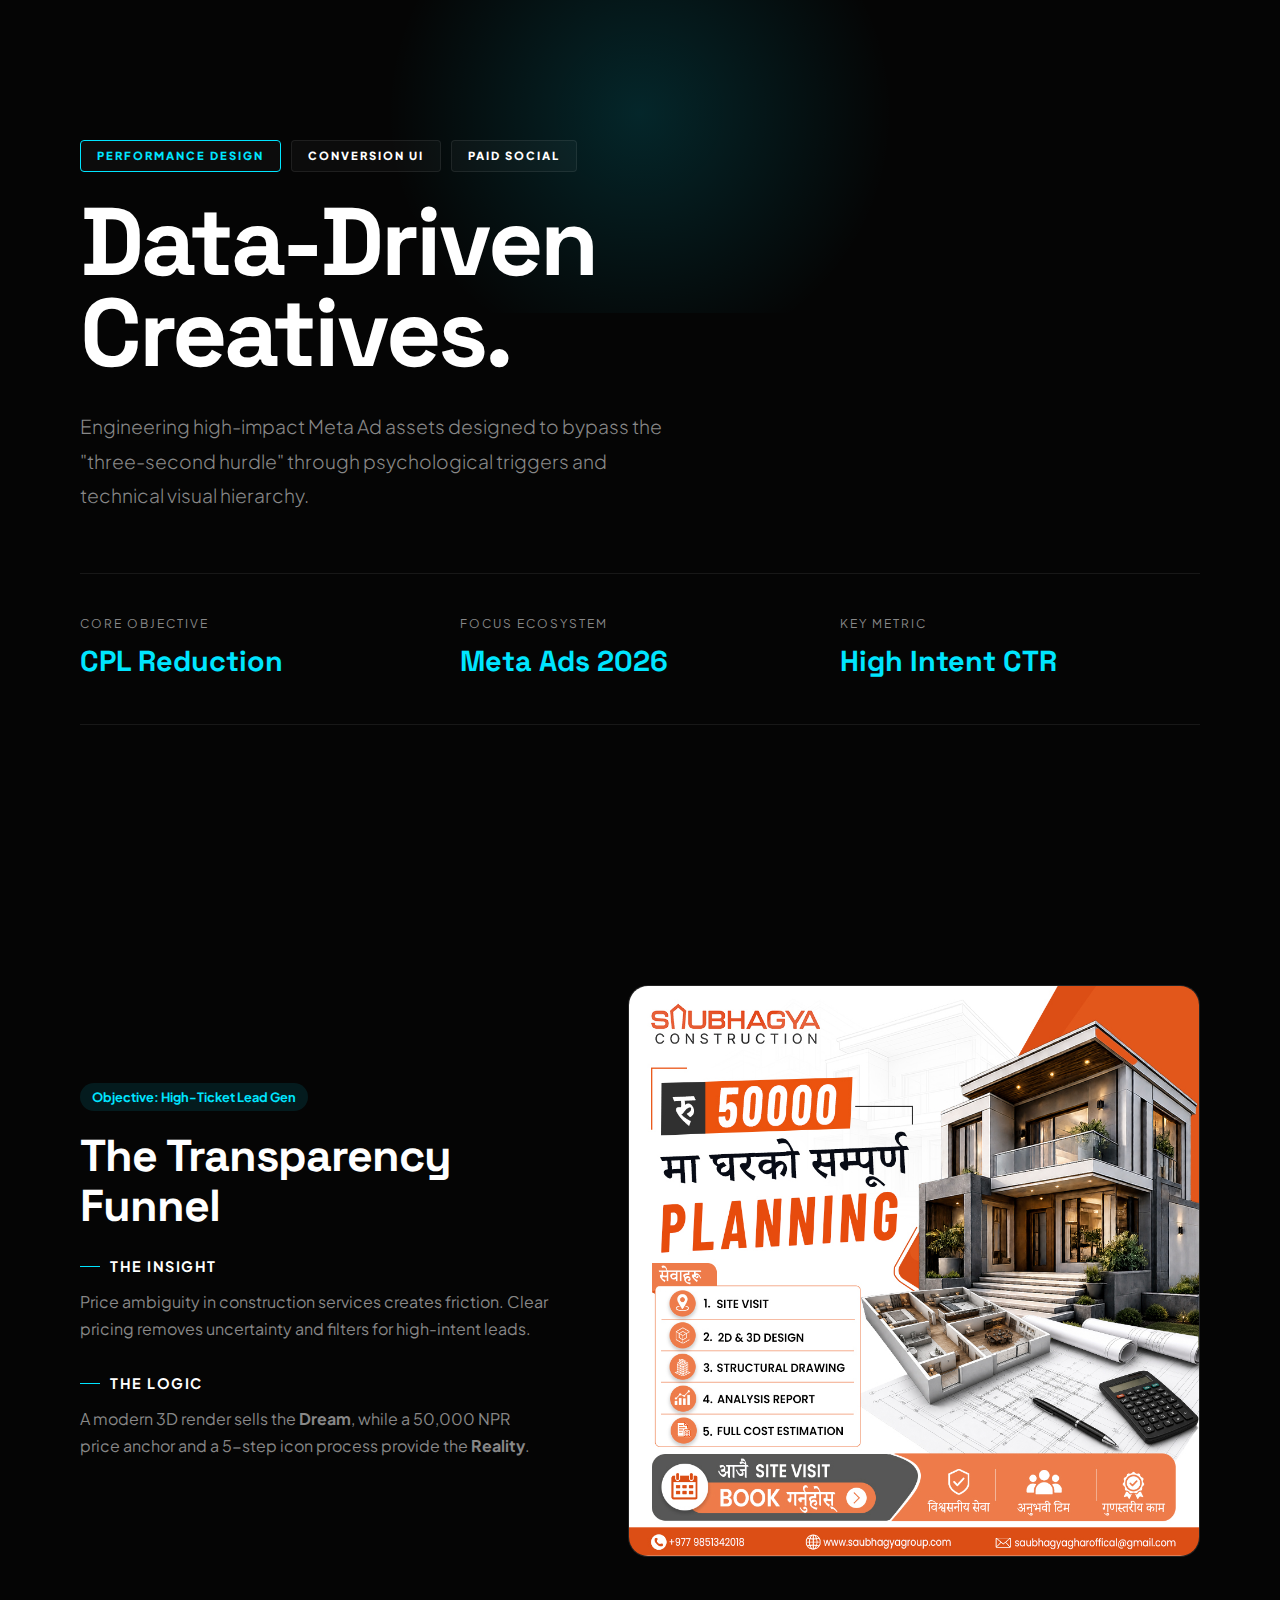
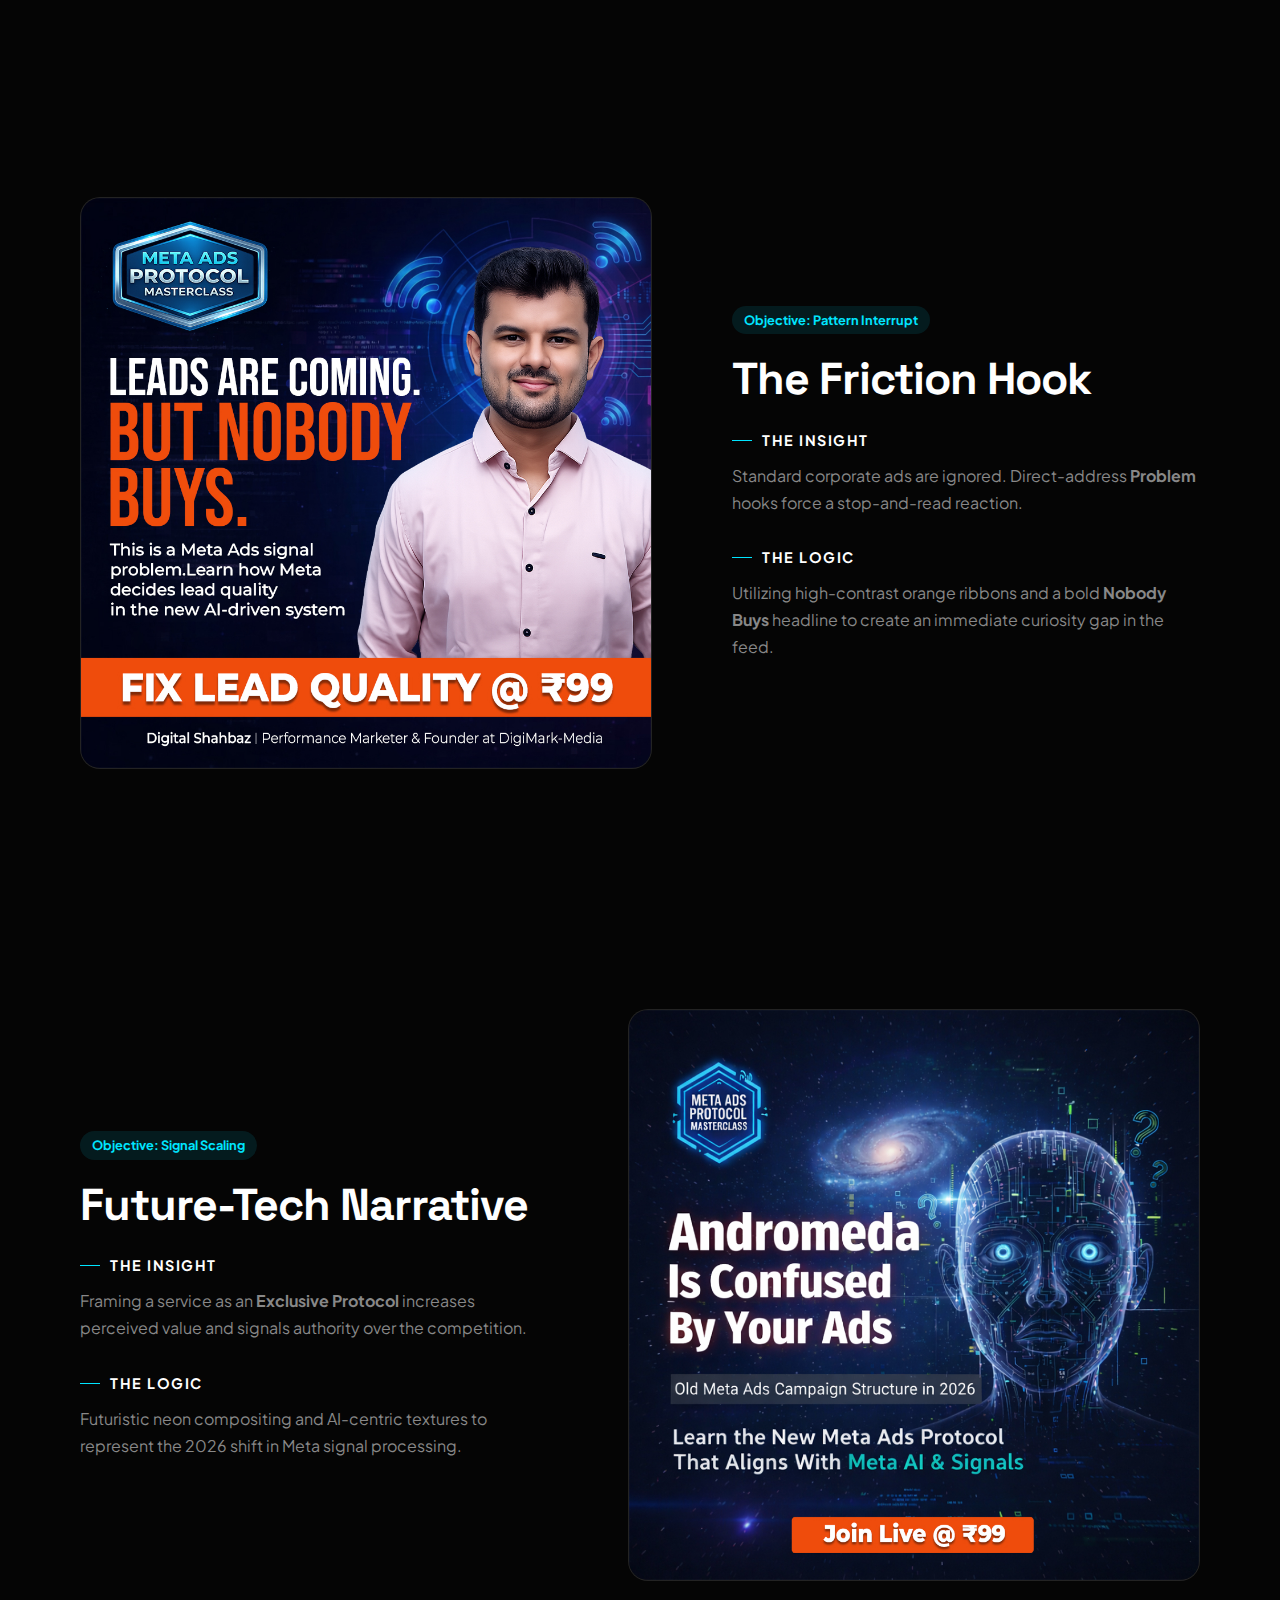
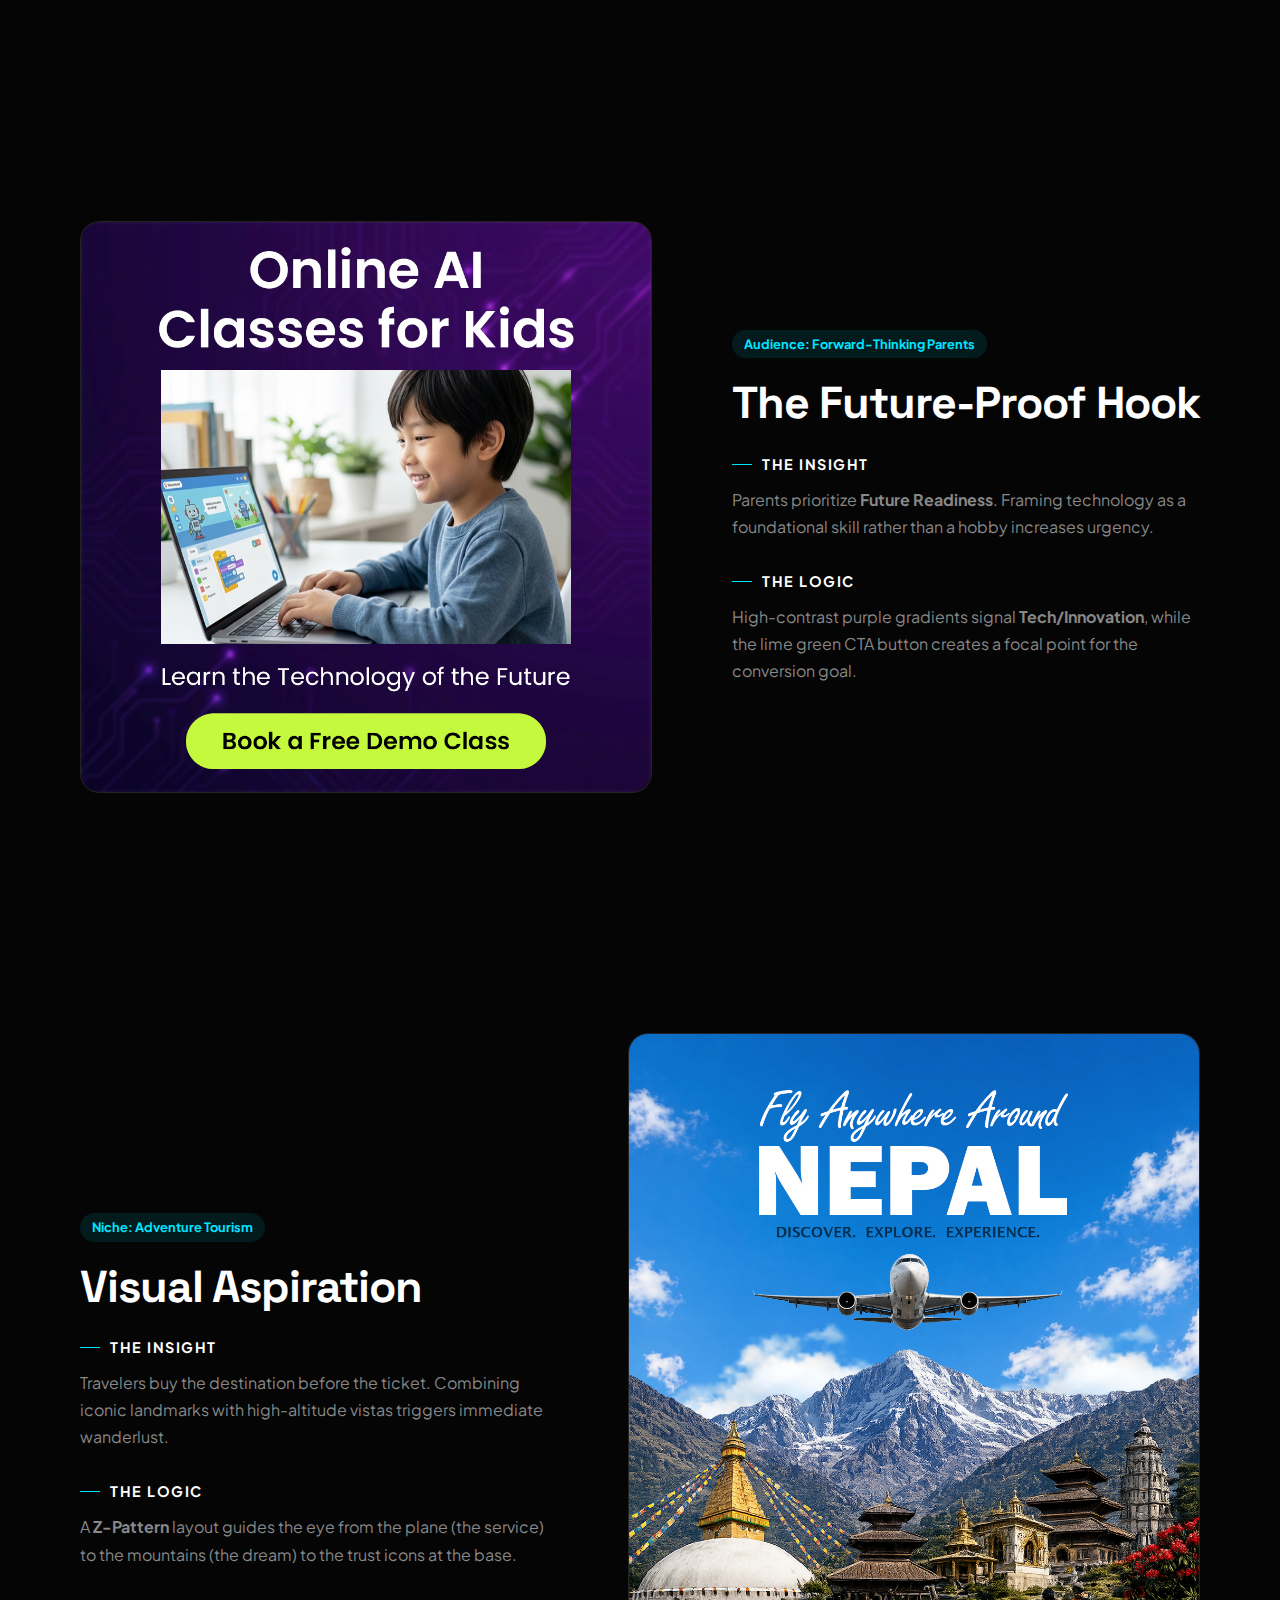
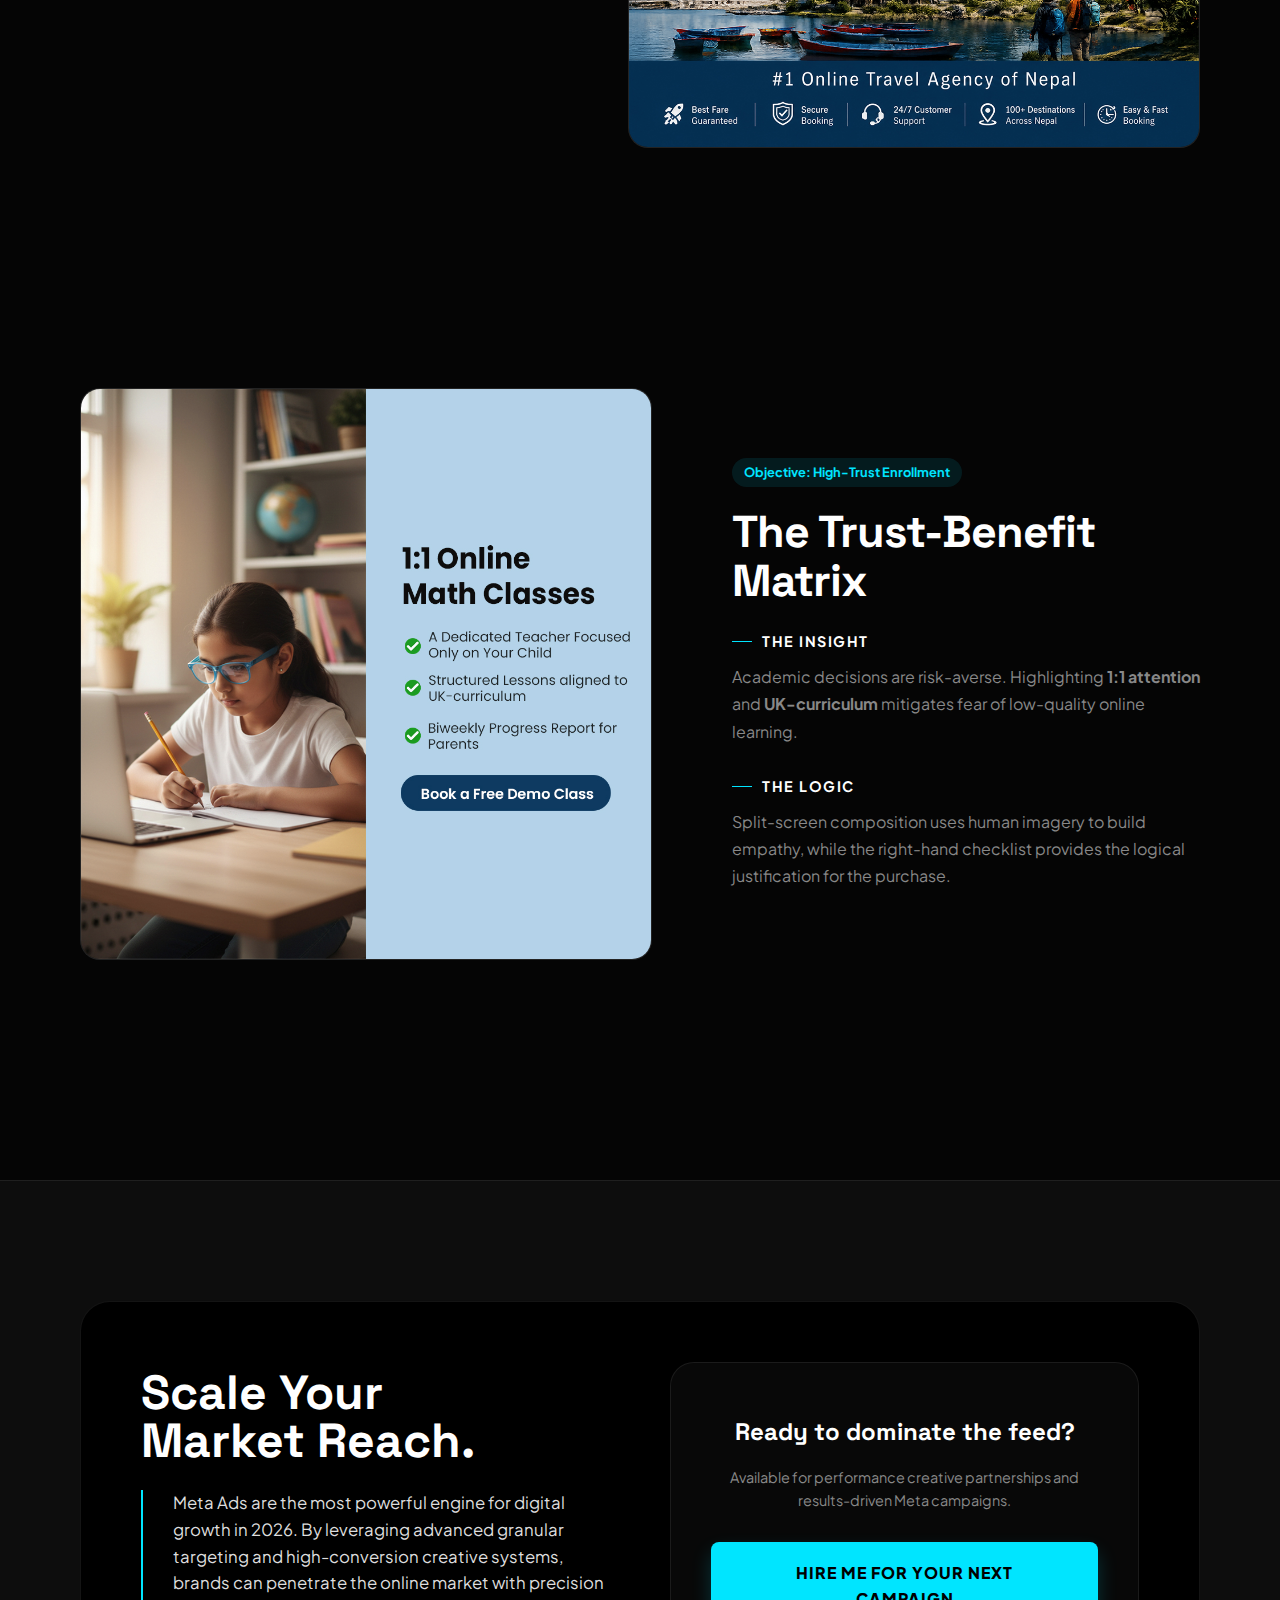
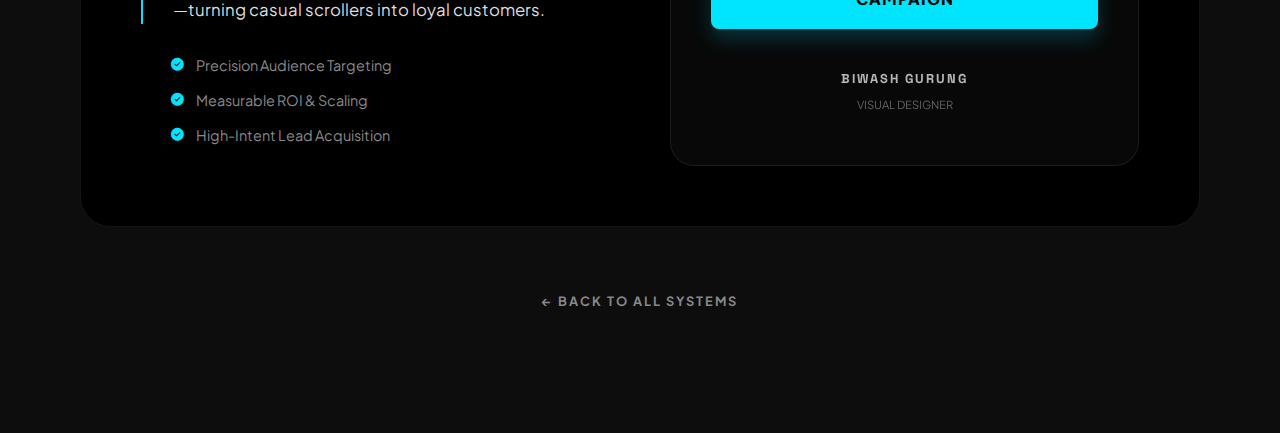
<file: Pages/meta-ads-lab.html>
<!DOCTYPE html>
<html lang="en">
<head>
    <meta charset="UTF-8">
    <meta name="viewport" content="width=device-width, initial-scale=1.0">
    <title>Meta Ads Lab | Biwash Gurung</title>
    <link rel="shortcut icon" href="../Images/profile.jpg" type="image/x-icon" />
    <link href="https://fonts.googleapis.com/css2?family=Plus+Jakarta+Sans:wght@300;400;700;800&family=Space+Grotesk:wght@500;700&display=swap" rel="stylesheet">
    <link rel="stylesheet" href="https://cdnjs.cloudflare.com/ajax/libs/font-awesome/6.4.0/css/all.min.css">
    <style>
        :root {
            --bg: #050505;
            --surface: #0d0d0d;
            --accent-glow: rgba(0, 229, 255, 0.15);
            --accent-ps: #00e5ff; /* Performance Cyan */
            --accent-meta: #0064e0; /* Meta Blue */
            --text: #ffffff;
            --text-dim: #888;
            --border: rgba(255,255,255,0.08);
        }

        * { margin: 0; padding: 0; box-sizing: border-box; }
        body { background: var(--bg); color: var(--text); font-family: 'Plus Jakarta Sans', sans-serif; line-height: 1.6; overflow-x: hidden; }
        
        .container { max-width: 1200px; margin: 0 auto; padding: 0 40px; }
        
        /* --- HERO SECTION --- */
        .hero { padding: 140px 0 80px; position: relative; }
        .hero::before { 
            content: ''; position: absolute; top: -10%; left: 50%; transform: translateX(-50%);
            width: 600px; height: 400px; background: radial-gradient(circle, var(--accent-glow) 0%, transparent 70%); z-index: -1;
        }

        .tag-row { display: flex; gap: 10px; margin-bottom: 25px; }
        .tag { padding: 6px 16px; border-radius: 4px; font-weight: 800; font-size: 0.7rem; text-transform: uppercase; letter-spacing: 2px; border: 1px solid var(--border); background: rgba(255,255,255,0.03); }
        .tag-active { border-color: var(--accent-ps); color: var(--accent-ps); }

        .hero h1 { font-family: 'Space Grotesk'; font-size: clamp(3.5rem, 8vw, 6rem); line-height: 0.95; margin-bottom: 30px; letter-spacing: -3px; }
        .hero .desc { color: var(--text-dim); max-width: 600px; font-size: 1.2rem; font-weight: 300; line-height: 1.8; }

        /* --- STATS BAR --- */
        .stats-bar { display: grid; grid-template-columns: repeat(3, 1fr); gap: 20px; padding: 40px 0; border-top: 1px solid var(--border); border-bottom: 1px solid var(--border); margin: 60px 0; }
        .stat-item span { display: block; color: var(--text-dim); font-size: 0.75rem; text-transform: uppercase; letter-spacing: 2px; margin-bottom: 5px; }
        .stat-item h3 { font-family: 'Space Grotesk'; font-size: 1.8rem; color: var(--accent-ps); }

        /* --- CASE STUDIES --- */
        .case-study { display: grid; grid-template-columns: 1.1fr 0.9fr; gap: 80px; padding: 120px 0; align-items: center; }
        .case-study:nth-child(even) { direction: rtl; }
        .case-study:nth-child(even) .content-side { direction: ltr; }

        .image-container { position: relative; border-radius: 20px; overflow: hidden; border: 1px solid var(--border); background: #111; transition: 0.5s cubic-bezier(0.2, 1, 0.3, 1); }
        .image-container:hover { transform: scale(1.02); border-color: var(--accent-ps); }
        .image-container img { width: 100%; display: block; filter: saturate(0.9); transition: 0.5s; }
        .image-container:hover img { filter: saturate(1.1); }

        .content-side h2 { font-family: 'Space Grotesk'; font-size: 2.8rem; margin-bottom: 25px; line-height: 1.1; letter-spacing: -1px; }
        
        .metric-pill { display: inline-flex; align-items: center; gap: 8px; background: rgba(0,229,255,0.1); color: var(--accent-ps); padding: 4px 12px; border-radius: 20px; font-size: 0.8rem; font-weight: 700; margin-bottom: 20px; }

        .grid-brief { display: grid; gap: 30px; }
        .brief-block h4 { font-size: 0.9rem; color: var(--text); text-transform: uppercase; letter-spacing: 1.5px; margin-bottom: 10px; display: flex; align-items: center; gap: 10px; }
        .brief-block h4::before { content: ''; width: 20px; height: 1px; background: var(--accent-ps); }
        .brief-block p { color: var(--text-dim); font-size: 1rem; line-height: 1.7; }

        /* --- FINAL OVERVIEW & CTA --- */
        .summary-wrap { background: var(--surface); padding: 120px 0; margin-top: 100px; border-top: 1px solid var(--border); position: relative; }
        .conclusion-card { background: #000; border: 1px solid var(--border); padding: 60px; border-radius: 30px; display: grid; grid-template-columns: 1fr 1fr; gap: 60px; align-items: center; }
        
        .client-value h3 { font-family: 'Space Grotesk'; font-size: 3rem; line-height: 1; }
        .achievement-list { list-style: none; margin-top: 30px; padding-left: 30px; }
        .achievement-list li { color: var(--text-dim); font-size: 0.9rem; margin-bottom: 12px; display: flex; align-items: center; gap: 12px; }
        .achievement-list i { color: var(--accent-ps); font-size: 0.8rem; }

        .cta-side { text-align: center; background: rgba(255,255,255,0.03); padding: 50px 40px; border-radius: 24px; border: 1px solid var(--border); }
        .cta-btn { 
            display: inline-block; background: var(--accent-ps); color: #000; 
            padding: 18px 35px; border-radius: 8px; font-weight: 800; 
            text-decoration: none; letter-spacing: 1px; transition: 0.3s; 
            box-shadow: 0 10px 20px rgba(0, 229, 255, 0.2);
        }
        .cta-btn:hover { transform: translateY(-3px); filter: brightness(1.1); box-shadow: 0 15px 30px rgba(0, 229, 255, 0.3); }

        /* --- RESPONSIVE --- */
        @media (max-width: 1024px) {
            .case-study { grid-template-columns: 1fr; gap: 50px; padding: 80px 0; }
            .case-study:nth-child(even) { direction: ltr; }
            .conclusion-card { grid-template-columns: 1fr; padding: 40px; gap: 40px; }
            .stats-bar { grid-template-columns: 1fr; gap: 30px; text-align: center; }
        }
    </style>
</head>
<body>

<div class="container">
    <!-- HERO SECTION -->
    <header class="hero">
        <div class="tag-row">
            <span class="tag tag-active">Performance Design</span>
            <span class="tag">Conversion UI</span>
            <span class="tag">Paid Social</span>
        </div>
        <h1>Data-Driven<br>Creatives.</h1>
        <p class="desc">Engineering high-impact Meta Ad assets designed to bypass the "three-second hurdle" through psychological triggers and technical visual hierarchy.</p>
        
        <div class="stats-bar">
            <div class="stat-item">
                <span>Core Objective</span>
                <h3>CPL Reduction</h3>
            </div>
            <div class="stat-item">
                <span>Focus Ecosystem</span>
                <h3>Meta Ads 2026</h3>
            </div>
            <div class="stat-item">
                <span>Key Metric</span>
                <h3>High Intent CTR</h3>
            </div>
        </div>
    </header>

    <!-- CASE STUDY 01: SAUBHAGYA -->
    <section class="case-study">
        <div class="image-container">
            <img src="../Images/Saubhagya_Ads.jpg" alt="Real Estate Ad Design">
        </div>
        <div class="content-side">
            <div class="metric-pill">Objective: High-Ticket Lead Gen</div>
            <h2>The Transparency Funnel</h2>
            <div class="grid-brief">
                <div class="brief-block">
                    <h4>The Insight</h4>
                    <p>Price ambiguity in construction services creates friction. Clear pricing removes uncertainty and filters for high-intent leads.</p>
                </div>
                <div class="brief-block">
                    <h4>The Logic</h4>
                    <p>A modern 3D render sells the <strong>Dream</strong>, while a 50,000 NPR price anchor and a 5-step icon process provide the <strong>Reality</strong>.</p>
                </div>
            </div>
        </div>
    </section>

    <!-- CASE STUDY 02: DIGIMEDIA -->
    <section class="case-study">
        <div class="image-container">
            <img src="../Images/DigiMediaT1.jpg" alt="Marketing Masterclass">
        </div>
        <div class="content-side">
            <div class="metric-pill">Objective: Pattern Interrupt</div>
            <h2>The Friction Hook</h2>
            <div class="grid-brief">
                <div class="brief-block">
                    <h4>The Insight</h4>
                    <p>Standard corporate ads are ignored. Direct-address <strong>Problem</strong> hooks force a stop-and-read reaction.</p>
                </div>
                <div class="brief-block">
                    <h4>The Logic</h4>
                    <p>Utilizing high-contrast orange ribbons and a bold <strong>Nobody Buys</strong> headline to create an immediate curiosity gap in the feed.</p>
                </div>
            </div>
        </div>
    </section>

    <!-- CASE STUDY 03: ANDROMEDA -->
    <section class="case-study">
        <div class="image-container">
            <img src="../Images/Andromeda_Ads.jpg" alt="AI Meta Ads Ad">
        </div>
        <div class="content-side">
            <div class="metric-pill">Objective: Signal Scaling</div>
            <h2>Future-Tech Narrative</h2>
            <div class="grid-brief">
                <div class="brief-block">
                    <h4>The Insight</h4>
                    <p>Framing a service as an <strong>Exclusive Protocol</strong> increases perceived value and signals authority over the competition.</p>
                </div>
                <div class="brief-block">
                    <h4>The Logic</h4>
                    <p>Futuristic neon compositing and AI-centric textures to represent the 2026 shift in Meta signal processing.</p>
                </div>
            </div>
        </div>
    </section>
    <!-- CASE STUDY 04: ED-TECH AI -->
    <section class="case-study">
        <div class="image-container">
            <img src="../Images/AI_Classes_Kids.jpg" alt="Online AI Classes for Kids">
        </div>
        <div class="content-side">
            <div class="metric-pill">Audience: Forward-Thinking Parents</div>
            <h2>The Future-Proof Hook</h2>
            <div class="grid-brief">
                <div class="brief-block">
                    <h4>The Insight</h4>
                    <p>Parents prioritize <strong>Future Readiness</strong>. Framing technology as a foundational skill rather than a hobby increases urgency.</p>
                </div>
                <div class="brief-block">
                    <h4>The Logic</h4>
                    <p>High-contrast purple gradients signal <strong>Tech/Innovation</strong>, while the lime green CTA button creates a focal point for the conversion goal.</p>
                </div>
            </div>
        </div>
    </section>

    <!-- CASE STUDY 05: TRAVEL NEPAL -->
    <section class="case-study">
        <div class="image-container">
            <img src="../Images/Travel_Nepal.jpg" alt="Online Travel Agency Nepal">
        </div>
        <div class="content-side">
            <div class="metric-pill">Niche: Adventure Tourism</div>
            <h2>Visual Aspiration</h2>
            <div class="grid-brief">
                <div class="brief-block">
                    <h4>The Insight</h4>
                    <p>Travelers buy the destination before the ticket. Combining iconic landmarks with high-altitude vistas triggers immediate wanderlust.</p>
                </div>
                <div class="brief-block">
                    <h4>The Logic</h4>
                    <p>A <strong>Z-Pattern</strong> layout guides the eye from the plane (the service) to the mountains (the dream) to the trust icons at the base.</p>
                </div>
            </div>
        </div>
    </section>

    <!-- CASE STUDY 06: ED-TECH MATH -->
    <section class="case-study">
        <div class="image-container">
            <img src="../Images/OnlineMathsClassesAds.jpg" alt="1:1 Online Math Classes">
        </div>
        <div class="content-side">
            <div class="metric-pill">Objective: High-Trust Enrollment</div>
            <h2>The Trust-Benefit Matrix</h2>
            <div class="grid-brief">
                <div class="brief-block">
                    <h4>The Insight</h4>
                    <p>Academic decisions are risk-averse. Highlighting <strong>1:1 attention</strong> and <strong>UK-curriculum</strong> mitigates fear of low-quality online learning.</p>
                </div>
                <div class="brief-block">
                    <h4>The Logic</h4>
                    <p>Split-screen composition uses human imagery to build empathy, while the right-hand checklist provides the logical justification for the purchase.</p>
                </div>
            </div>
        </div>
    </section>
</div>

<!-- CLIENT VALUE & CTA SECTION -->
<section class="summary-wrap">
    <div class="container">
        <div class="conclusion-card">
            <div class="client-value">
                <h3>Scale Your<br>Market Reach.</h3>
                <p style="border-left: 2px solid var(--accent-ps); padding-left: 30px; font-size: 1.05rem; color: #ddd; margin-top: 25px;">
                    Meta Ads are the most powerful engine for digital growth in 2026. By leveraging advanced granular targeting and high-conversion creative systems, brands can penetrate the online market with precision—turning casual scrollers into loyal customers.
                </p>
                <ul class="achievement-list">
                    <li><i class="fa-solid fa-circle-check"></i> Precision Audience Targeting</li>
                    <li><i class="fa-solid fa-circle-check"></i> Measurable ROI & Scaling</li>
                    <li><i class="fa-solid fa-circle-check"></i> High-Intent Lead Acquisition</li>
                </ul>
            </div>
            
            <div class="cta-side">
                <h4 style="font-family: 'Space Grotesk'; font-size: 1.5rem; margin-bottom: 15px;">Ready to dominate the feed?</h4>
                <p style="color: var(--text-dim); font-size: 0.9rem; margin-bottom: 30px;">Available for performance creative partnerships and results-driven Meta campaigns.</p>
                
                <a href="https://wa.me/9817158500" target="_blank" class="cta-btn">
                    HIRE ME FOR YOUR NEXT CAMPAIGN
                </a>
                
                <div style="margin-top: 40px; opacity: 0.7;">
                    <span style="display: block; font-weight: 800; color: white; letter-spacing: 2px; font-size: 0.8rem; font-family: 'Space Grotesk'; text-transform: uppercase;">BIWASH GURUNG</span>
                    <span style="color: var(--text-dim); font-size: 0.7rem; text-transform: uppercase;">Visual Designer</span>
                </div>
            </div>
        </div>
        
        <div style="text-align: center; margin-top: 60px;">
            <a href="../index.html#meta-ads" style="color: var(--text-dim); text-decoration: none; font-weight: 700; letter-spacing: 2px; font-size: 0.8rem; transition: 0.3s;" onmouseover="this.style.color='var(--accent-ps)'" onmouseout="this.style.color='var(--text-dim)'">← BACK TO ALL SYSTEMS</a>
        </div>
    </div>
</section>

</body>
</html>
</file>
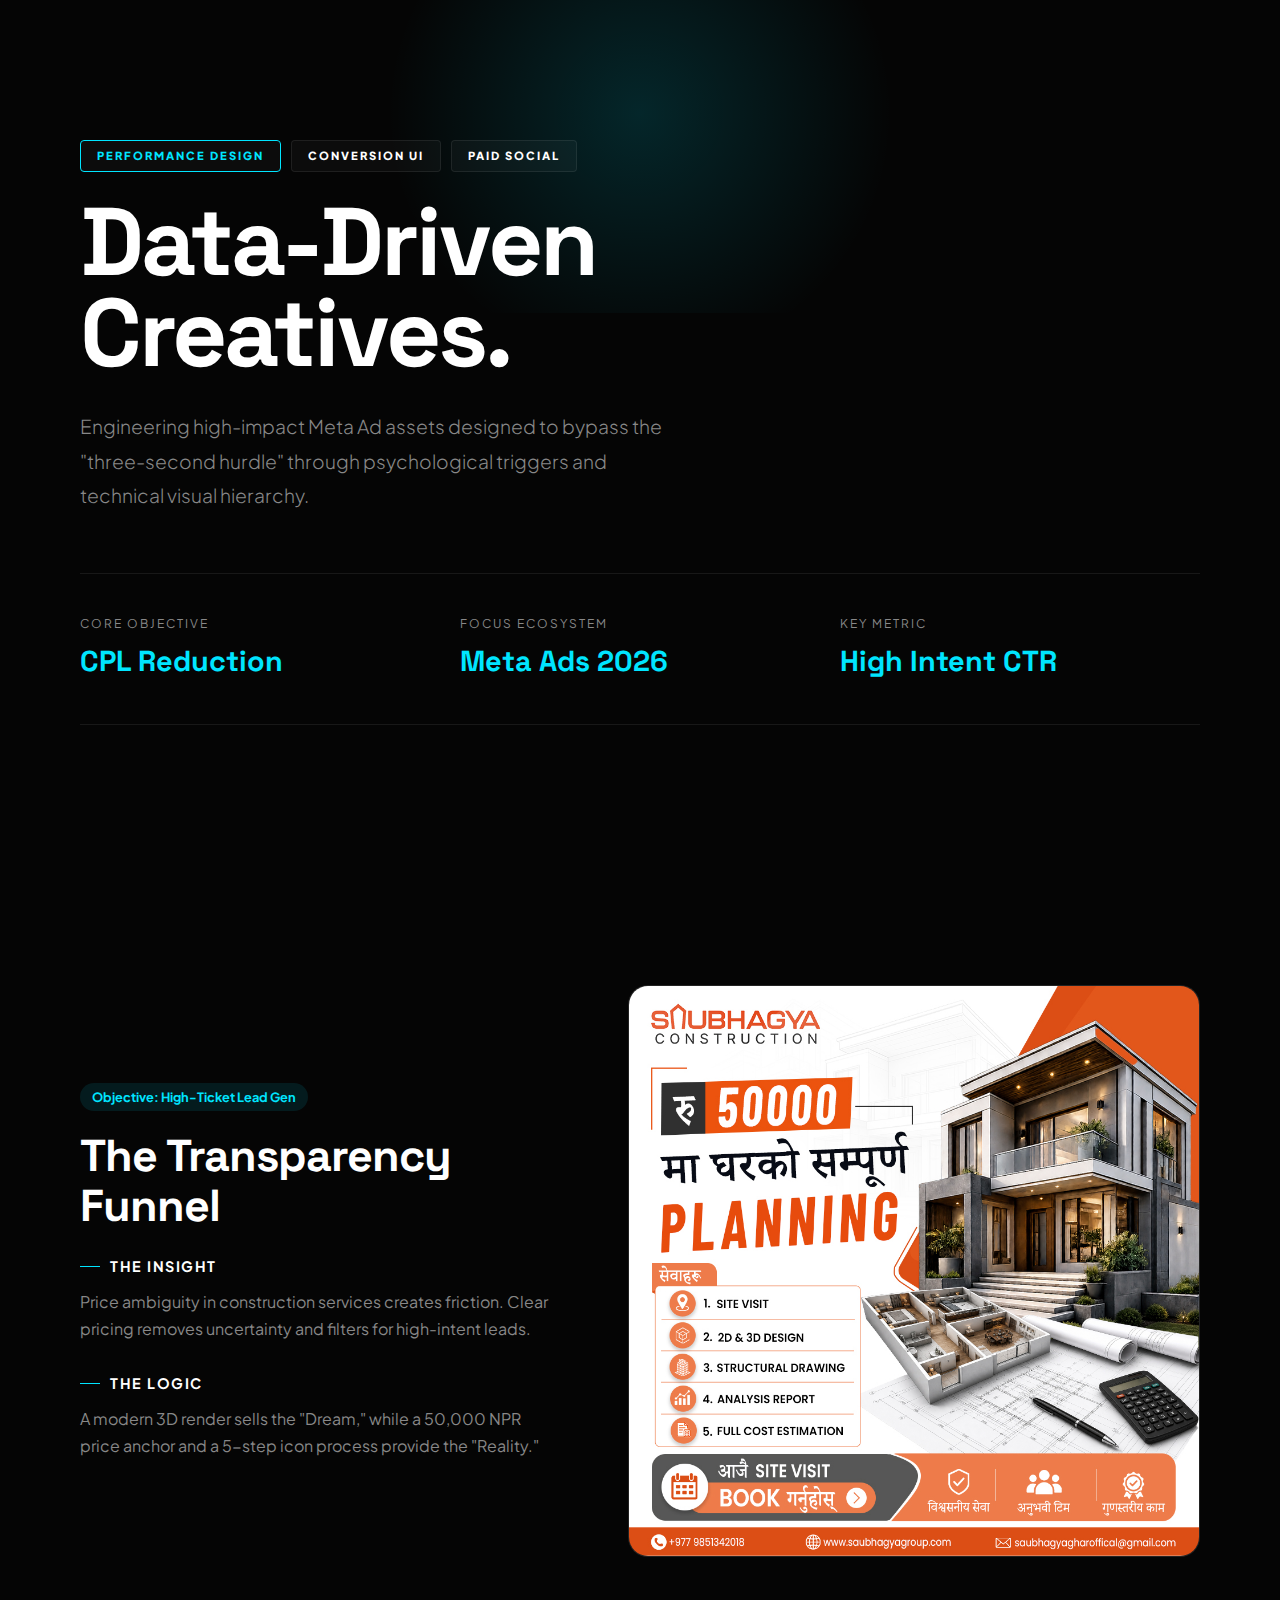
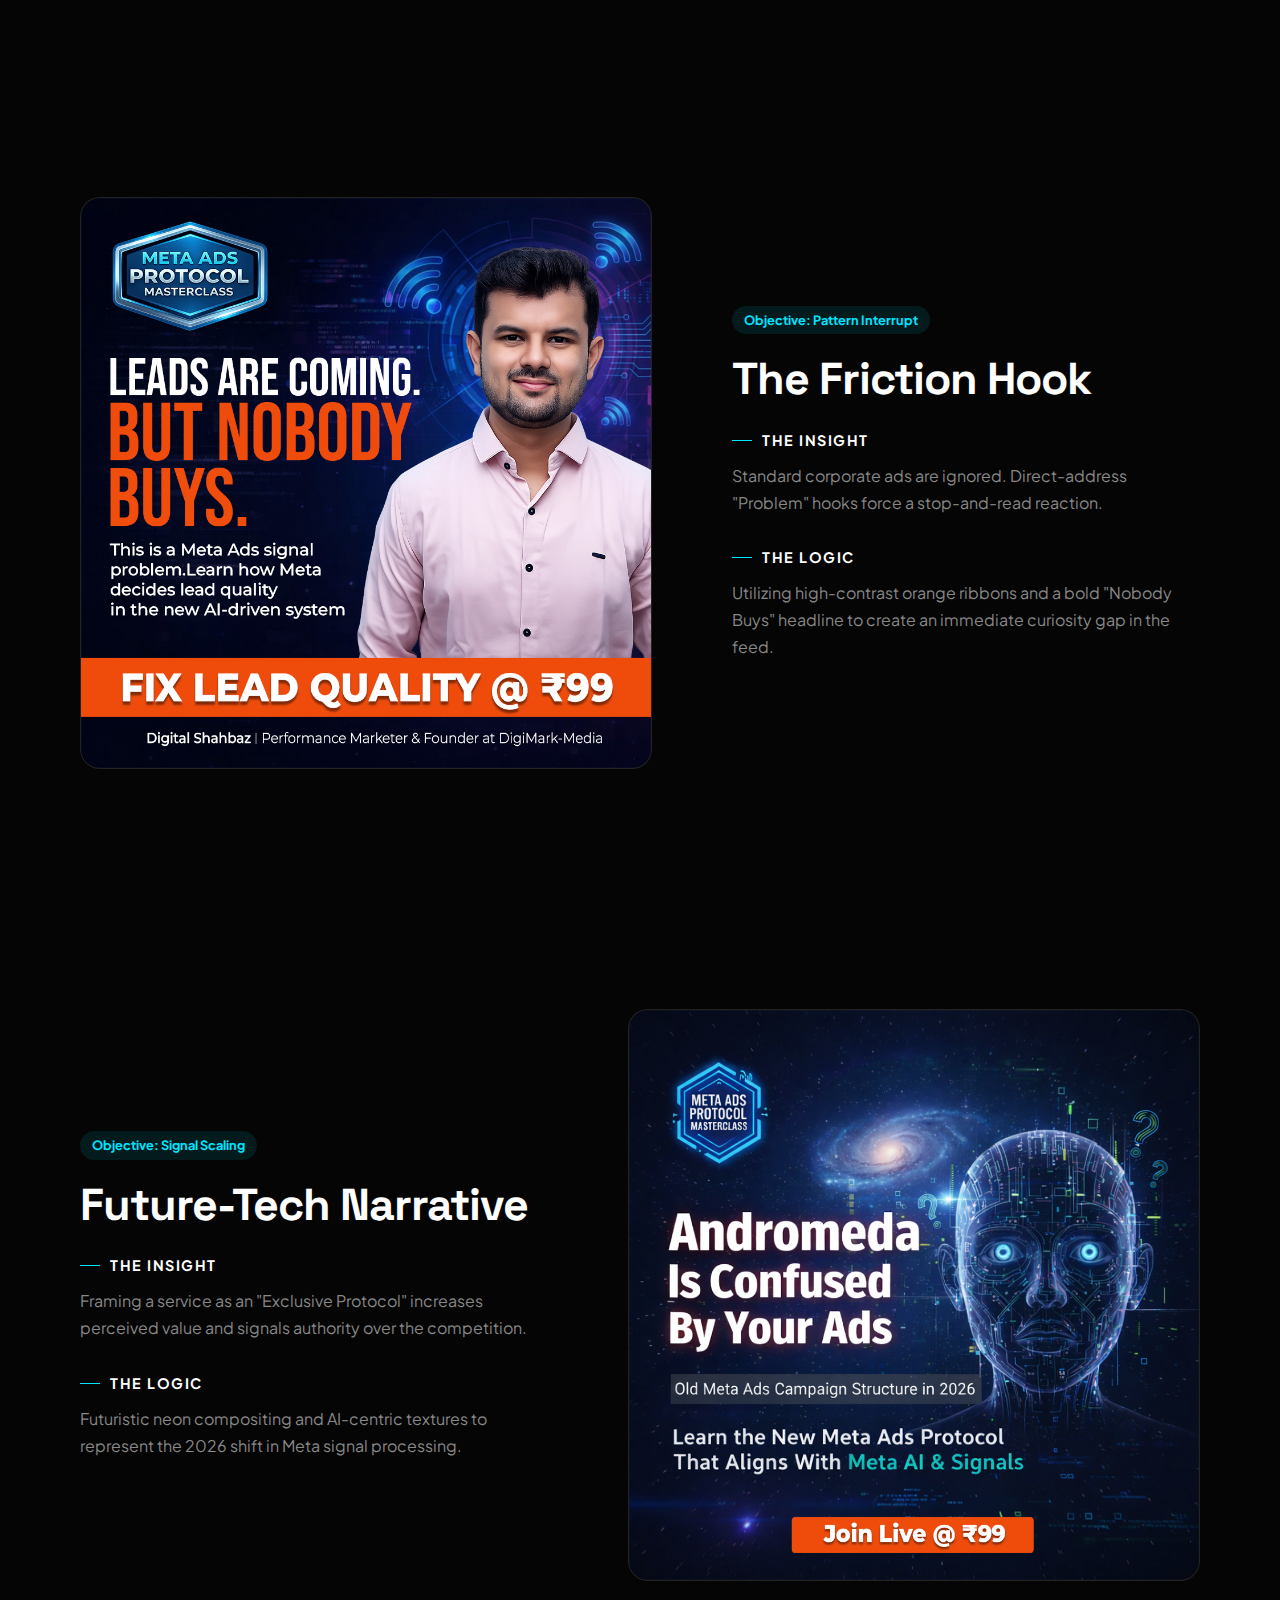
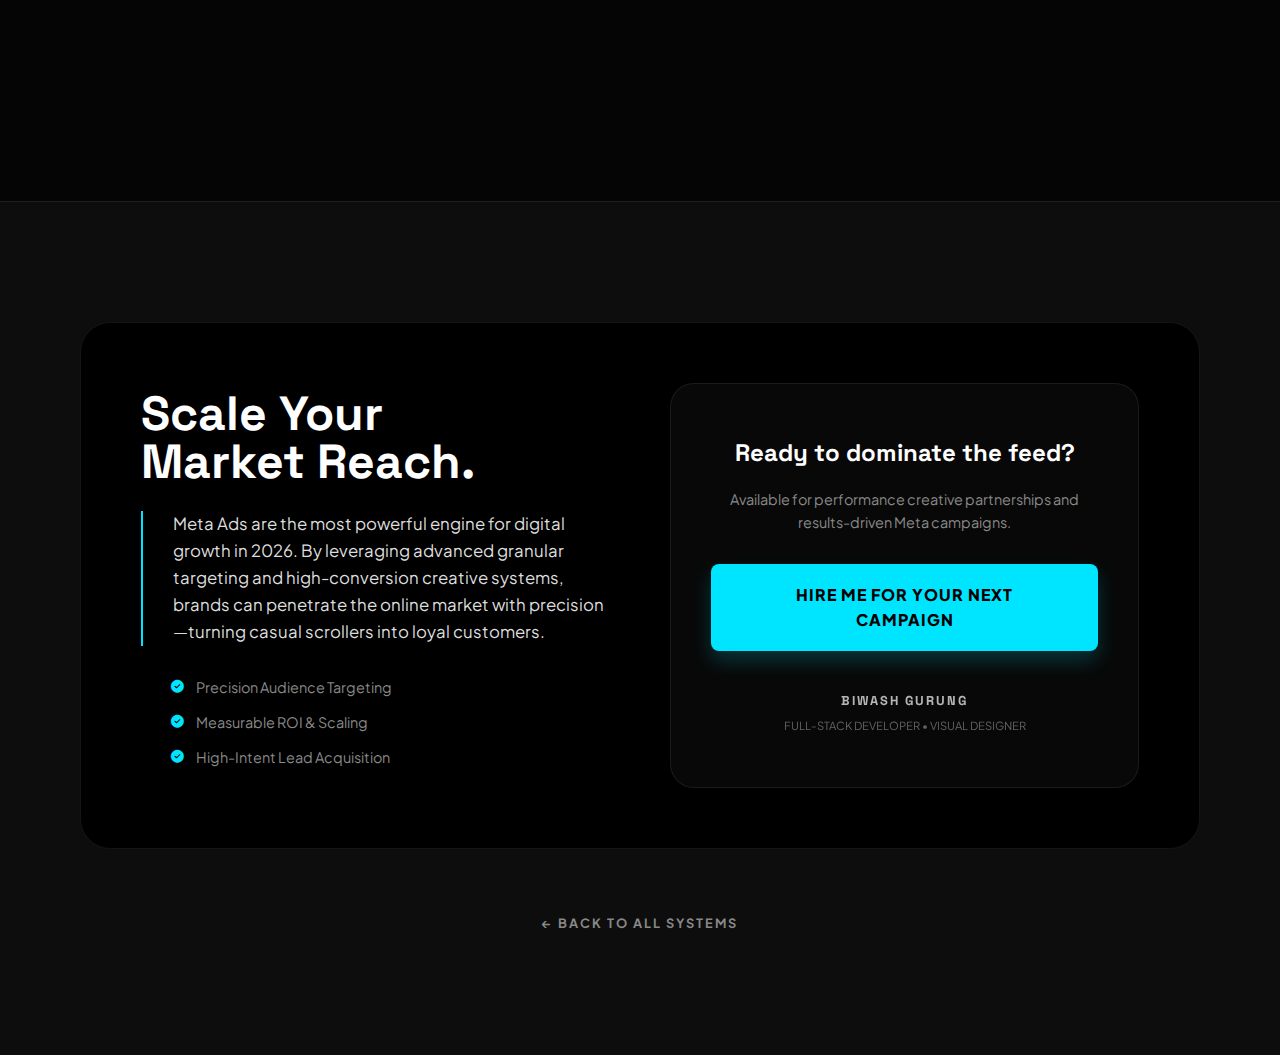
<file: Pages/meta_ads_designs.html>
<!DOCTYPE html>
<html lang="en">
<head>
    <meta charset="UTF-8">
    <meta name="viewport" content="width=device-width, initial-scale=1.0">
    <title>Meta Ads Lab | Biwash Gurung</title>
    <link rel="shortcut icon" href="../Images/profile.jpg" type="image/x-icon" />
    <link href="https://fonts.googleapis.com/css2?family=Plus+Jakarta+Sans:wght@300;400;700;800&family=Space+Grotesk:wght@500;700&display=swap" rel="stylesheet">
    <link rel="stylesheet" href="https://cdnjs.cloudflare.com/ajax/libs/font-awesome/6.4.0/css/all.min.css">
    <style>
        :root {
            --bg: #050505;
            --surface: #0d0d0d;
            --accent-glow: rgba(0, 229, 255, 0.15);
            --accent-ps: #00e5ff; /* Performance Cyan */
            --accent-meta: #0064e0; /* Meta Blue */
            --text: #ffffff;
            --text-dim: #888;
            --border: rgba(255,255,255,0.08);
        }

        * { margin: 0; padding: 0; box-sizing: border-box; }
        body { background: var(--bg); color: var(--text); font-family: 'Plus Jakarta Sans', sans-serif; line-height: 1.6; overflow-x: hidden; }
        
        .container { max-width: 1200px; margin: 0 auto; padding: 0 40px; }
        
        /* --- HERO SECTION --- */
        .hero { padding: 140px 0 80px; position: relative; }
        .hero::before { 
            content: ''; position: absolute; top: -10%; left: 50%; transform: translateX(-50%);
            width: 600px; height: 400px; background: radial-gradient(circle, var(--accent-glow) 0%, transparent 70%); z-index: -1;
        }

        .tag-row { display: flex; gap: 10px; margin-bottom: 25px; }
        .tag { padding: 6px 16px; border-radius: 4px; font-weight: 800; font-size: 0.7rem; text-transform: uppercase; letter-spacing: 2px; border: 1px solid var(--border); background: rgba(255,255,255,0.03); }
        .tag-active { border-color: var(--accent-ps); color: var(--accent-ps); }

        .hero h1 { font-family: 'Space Grotesk'; font-size: clamp(3.5rem, 8vw, 6rem); line-height: 0.95; margin-bottom: 30px; letter-spacing: -3px; }
        .hero .desc { color: var(--text-dim); max-width: 600px; font-size: 1.2rem; font-weight: 300; line-height: 1.8; }

        /* --- STATS BAR --- */
        .stats-bar { display: grid; grid-template-columns: repeat(3, 1fr); gap: 20px; padding: 40px 0; border-top: 1px solid var(--border); border-bottom: 1px solid var(--border); margin: 60px 0; }
        .stat-item span { display: block; color: var(--text-dim); font-size: 0.75rem; text-transform: uppercase; letter-spacing: 2px; margin-bottom: 5px; }
        .stat-item h3 { font-family: 'Space Grotesk'; font-size: 1.8rem; color: var(--accent-ps); }

        /* --- CASE STUDIES --- */
        .case-study { display: grid; grid-template-columns: 1.1fr 0.9fr; gap: 80px; padding: 120px 0; align-items: center; }
        .case-study:nth-child(even) { direction: rtl; }
        .case-study:nth-child(even) .content-side { direction: ltr; }

        .image-container { position: relative; border-radius: 20px; overflow: hidden; border: 1px solid var(--border); background: #111; transition: 0.5s cubic-bezier(0.2, 1, 0.3, 1); }
        .image-container:hover { transform: scale(1.02); border-color: var(--accent-ps); }
        .image-container img { width: 100%; display: block; filter: saturate(0.9); transition: 0.5s; }
        .image-container:hover img { filter: saturate(1.1); }

        .content-side h2 { font-family: 'Space Grotesk'; font-size: 2.8rem; margin-bottom: 25px; line-height: 1.1; letter-spacing: -1px; }
        
        .metric-pill { display: inline-flex; align-items: center; gap: 8px; background: rgba(0,229,255,0.1); color: var(--accent-ps); padding: 4px 12px; border-radius: 20px; font-size: 0.8rem; font-weight: 700; margin-bottom: 20px; }

        .grid-brief { display: grid; gap: 30px; }
        .brief-block h4 { font-size: 0.9rem; color: var(--text); text-transform: uppercase; letter-spacing: 1.5px; margin-bottom: 10px; display: flex; align-items: center; gap: 10px; }
        .brief-block h4::before { content: ''; width: 20px; height: 1px; background: var(--accent-ps); }
        .brief-block p { color: var(--text-dim); font-size: 1rem; line-height: 1.7; }

        /* --- FINAL OVERVIEW & CTA --- */
        .summary-wrap { background: var(--surface); padding: 120px 0; margin-top: 100px; border-top: 1px solid var(--border); position: relative; }
        .conclusion-card { background: #000; border: 1px solid var(--border); padding: 60px; border-radius: 30px; display: grid; grid-template-columns: 1fr 1fr; gap: 60px; align-items: center; }
        
        .client-value h3 { font-family: 'Space Grotesk'; font-size: 3rem; line-height: 1; }
        .achievement-list { list-style: none; margin-top: 30px; padding-left: 30px; }
        .achievement-list li { color: var(--text-dim); font-size: 0.9rem; margin-bottom: 12px; display: flex; align-items: center; gap: 12px; }
        .achievement-list i { color: var(--accent-ps); font-size: 0.8rem; }

        .cta-side { text-align: center; background: rgba(255,255,255,0.03); padding: 50px 40px; border-radius: 24px; border: 1px solid var(--border); }
        .cta-btn { 
            display: inline-block; background: var(--accent-ps); color: #000; 
            padding: 18px 35px; border-radius: 8px; font-weight: 800; 
            text-decoration: none; letter-spacing: 1px; transition: 0.3s; 
            box-shadow: 0 10px 20px rgba(0, 229, 255, 0.2);
        }
        .cta-btn:hover { transform: translateY(-3px); filter: brightness(1.1); box-shadow: 0 15px 30px rgba(0, 229, 255, 0.3); }

        /* --- RESPONSIVE --- */
        @media (max-width: 1024px) {
            .case-study { grid-template-columns: 1fr; gap: 50px; padding: 80px 0; }
            .case-study:nth-child(even) { direction: ltr; }
            .conclusion-card { grid-template-columns: 1fr; padding: 40px; gap: 40px; }
            .stats-bar { grid-template-columns: 1fr; gap: 30px; text-align: center; }
        }
    </style>
</head>
<body>

<div class="container">
    <!-- HERO SECTION -->
    <header class="hero">
        <div class="tag-row">
            <span class="tag tag-active">Performance Design</span>
            <span class="tag">Conversion UI</span>
            <span class="tag">Paid Social</span>
        </div>
        <h1>Data-Driven<br>Creatives.</h1>
        <p class="desc">Engineering high-impact Meta Ad assets designed to bypass the "three-second hurdle" through psychological triggers and technical visual hierarchy.</p>
        
        <div class="stats-bar">
            <div class="stat-item">
                <span>Core Objective</span>
                <h3>CPL Reduction</h3>
            </div>
            <div class="stat-item">
                <span>Focus Ecosystem</span>
                <h3>Meta Ads 2026</h3>
            </div>
            <div class="stat-item">
                <span>Key Metric</span>
                <h3>High Intent CTR</h3>
            </div>
        </div>
    </header>

    <!-- CASE STUDY 01: SAUBHAGYA -->
    <section class="case-study">
        <div class="image-container">
            <img src="../Images/Saubhagya_Ads.jpg" alt="Real Estate Ad Design">
        </div>
        <div class="content-side">
            <div class="metric-pill">Objective: High-Ticket Lead Gen</div>
            <h2>The Transparency Funnel</h2>
            <div class="grid-brief">
                <div class="brief-block">
                    <h4>The Insight</h4>
                    <p>Price ambiguity in construction services creates friction. Clear pricing removes uncertainty and filters for high-intent leads.</p>
                </div>
                <div class="brief-block">
                    <h4>The Logic</h4>
                    <p>A modern 3D render sells the "Dream," while a 50,000 NPR price anchor and a 5-step icon process provide the "Reality."</p>
                </div>
            </div>
        </div>
    </section>

    <!-- CASE STUDY 02: DIGIMEDIA -->
    <section class="case-study">
        <div class="image-container">
            <img src="../Images/DigiMediaT1.jpg" alt="Marketing Masterclass">
        </div>
        <div class="content-side">
            <div class="metric-pill">Objective: Pattern Interrupt</div>
            <h2>The Friction Hook</h2>
            <div class="grid-brief">
                <div class="brief-block">
                    <h4>The Insight</h4>
                    <p>Standard corporate ads are ignored. Direct-address "Problem" hooks force a stop-and-read reaction.</p>
                </div>
                <div class="brief-block">
                    <h4>The Logic</h4>
                    <p>Utilizing high-contrast orange ribbons and a bold "Nobody Buys" headline to create an immediate curiosity gap in the feed.</p>
                </div>
            </div>
        </div>
    </section>

    <!-- CASE STUDY 03: ANDROMEDA -->
    <section class="case-study">
        <div class="image-container">
            <img src="../Images/Andromeda_Ads.jpg" alt="AI Meta Ads Ad">
        </div>
        <div class="content-side">
            <div class="metric-pill">Objective: Signal Scaling</div>
            <h2>Future-Tech Narrative</h2>
            <div class="grid-brief">
                <div class="brief-block">
                    <h4>The Insight</h4>
                    <p>Framing a service as an "Exclusive Protocol" increases perceived value and signals authority over the competition.</p>
                </div>
                <div class="brief-block">
                    <h4>The Logic</h4>
                    <p>Futuristic neon compositing and AI-centric textures to represent the 2026 shift in Meta signal processing.</p>
                </div>
            </div>
        </div>
    </section>
</div>

<!-- CLIENT VALUE & CTA SECTION -->
<section class="summary-wrap">
    <div class="container">
        <div class="conclusion-card">
            <div class="client-value">
                <h3>Scale Your<br>Market Reach.</h3>
                <p style="border-left: 2px solid var(--accent-ps); padding-left: 30px; font-size: 1.05rem; color: #ddd; margin-top: 25px;">
                    Meta Ads are the most powerful engine for digital growth in 2026. By leveraging advanced granular targeting and high-conversion creative systems, brands can penetrate the online market with precision—turning casual scrollers into loyal customers.
                </p>
                <ul class="achievement-list">
                    <li><i class="fa-solid fa-circle-check"></i> Precision Audience Targeting</li>
                    <li><i class="fa-solid fa-circle-check"></i> Measurable ROI & Scaling</li>
                    <li><i class="fa-solid fa-circle-check"></i> High-Intent Lead Acquisition</li>
                </ul>
            </div>
            
            <div class="cta-side">
                <h4 style="font-family: 'Space Grotesk'; font-size: 1.5rem; margin-bottom: 15px;">Ready to dominate the feed?</h4>
                <p style="color: var(--text-dim); font-size: 0.9rem; margin-bottom: 30px;">Available for performance creative partnerships and results-driven Meta campaigns.</p>
                
                <a href="https://wa.me/YOUR_NUMBER" class="cta-btn">
                    HIRE ME FOR YOUR NEXT CAMPAIGN
                </a>
                
                <div style="margin-top: 40px; opacity: 0.7;">
                    <span style="display: block; font-weight: 800; color: white; letter-spacing: 2px; font-size: 0.8rem; font-family: 'Space Grotesk'; text-transform: uppercase;">BIWASH GURUNG</span>
                    <span style="color: var(--text-dim); font-size: 0.7rem; text-transform: uppercase;">Full-Stack Developer • Visual Designer</span>
                </div>
            </div>
        </div>
        
        <div style="text-align: center; margin-top: 60px;">
            <a href="../index.html#work" style="color: var(--text-dim); text-decoration: none; font-weight: 700; letter-spacing: 2px; font-size: 0.8rem; transition: 0.3s;" onmouseover="this.style.color='var(--accent-ps)'" onmouseout="this.style.color='var(--text-dim)'">← BACK TO ALL SYSTEMS</a>
        </div>
    </div>
</section>

</body>
</html>
</file>
